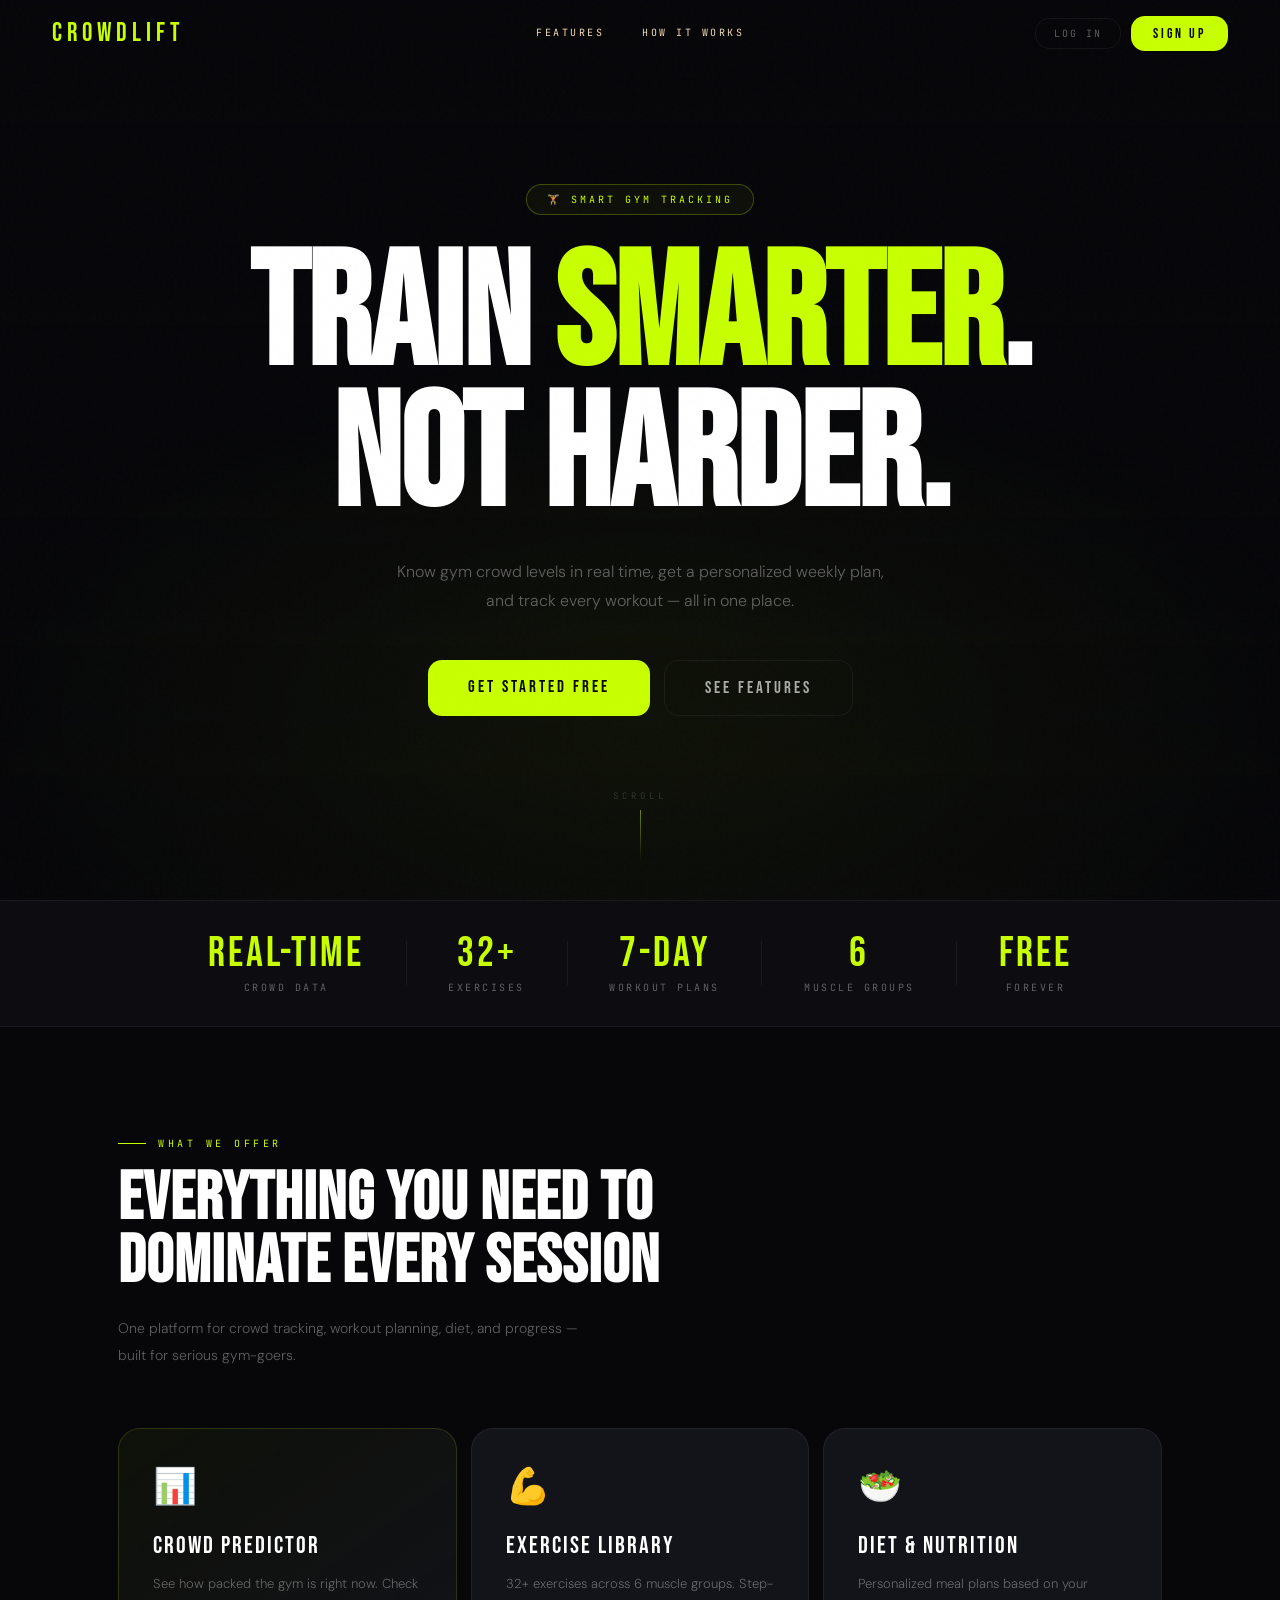
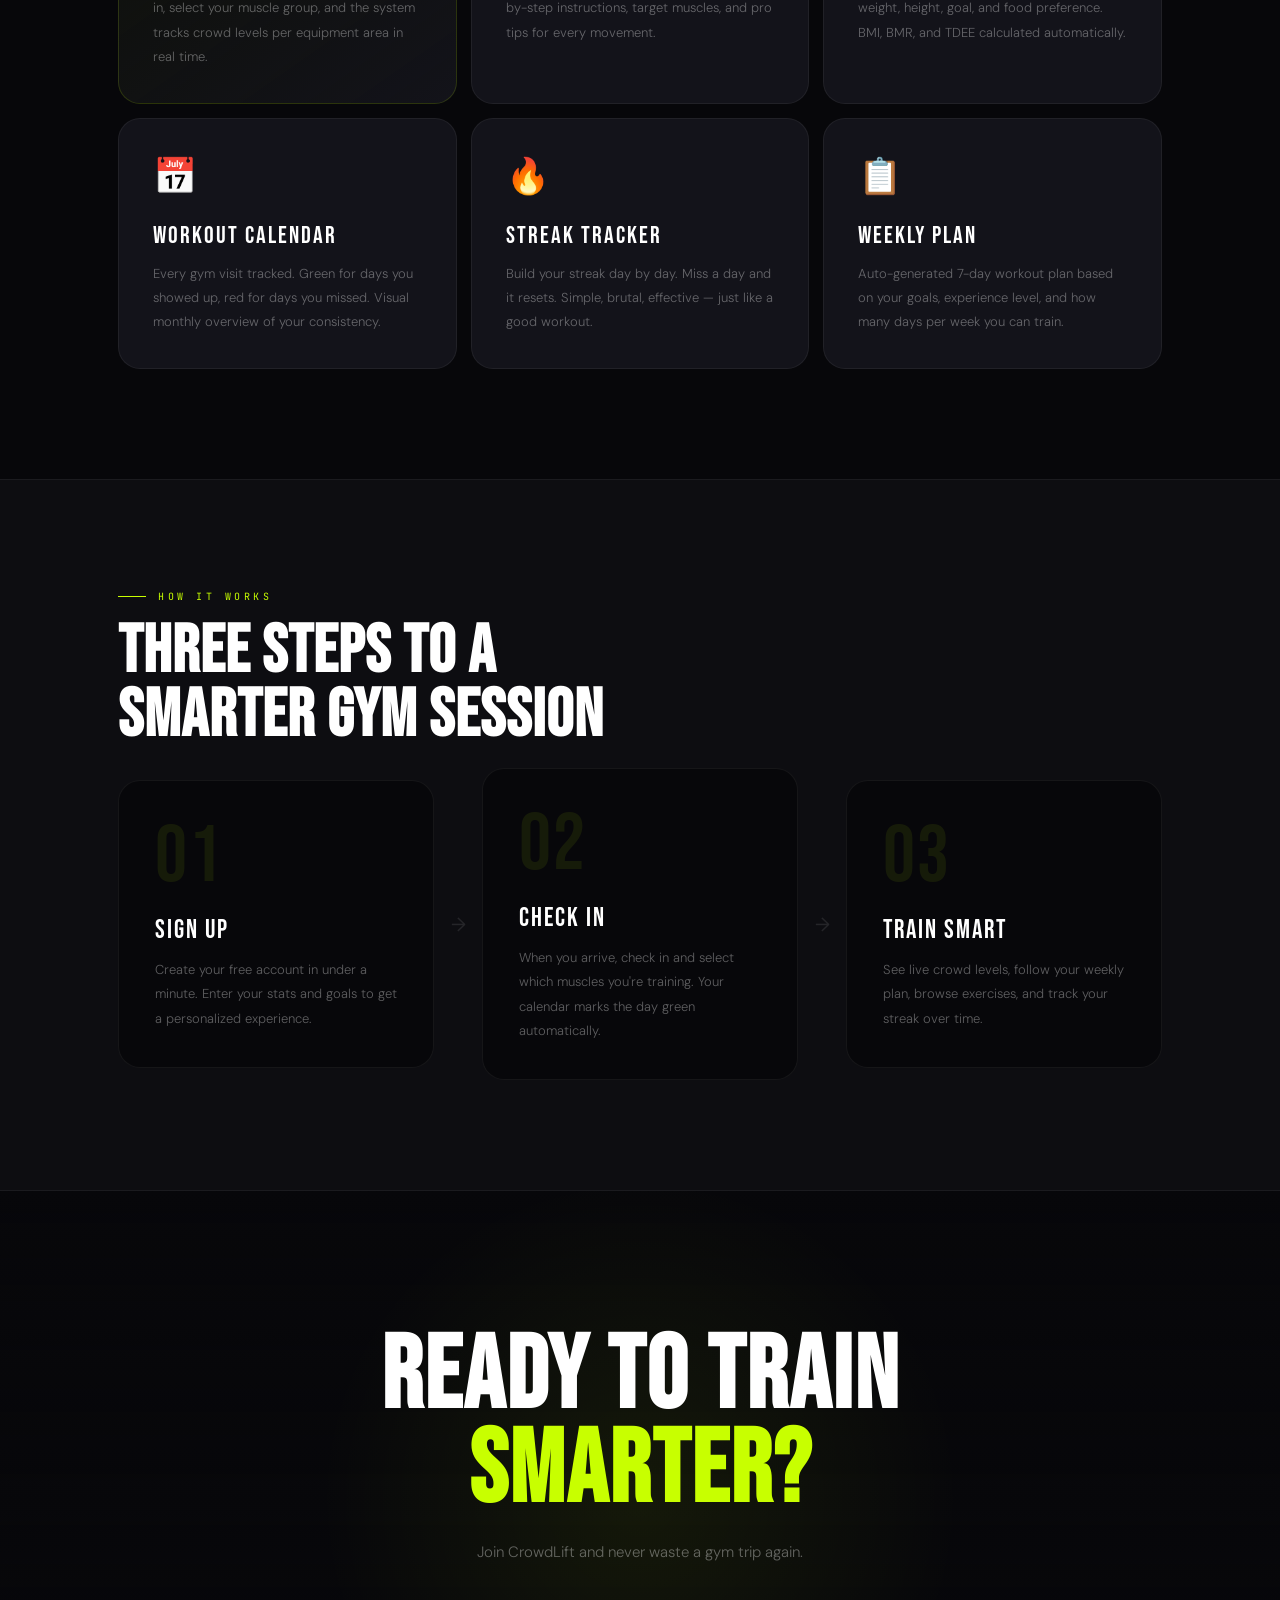
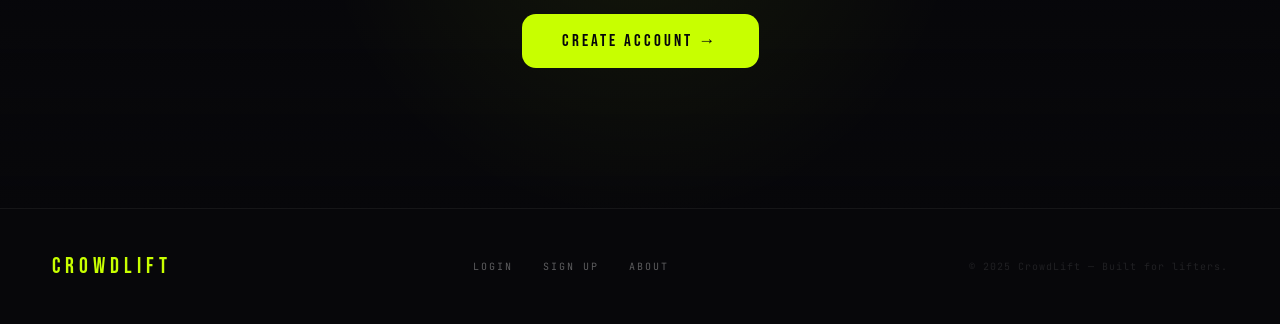
<file: index.html>
<!DOCTYPE html>
<html lang="en">
<head>
  <meta charset="UTF-8" />
  <meta name="viewport" content="width=device-width, initial-scale=1.0" />
  <title>CrowdLift — Train Smarter</title>
  <link rel="preconnect" href="https://fonts.googleapis.com" />
  <link href="https://fonts.googleapis.com/css2?family=Barlow:wght@400;500;600&family=Barlow+Condensed:wght@700;900&display=swap" rel="stylesheet" />
  <link rel="stylesheet" href="index.css" />
  
</head>
<body>

  <nav class="navbar" id="navbar">
    <a href="home.html" class="nav-logo">CrowdLift</a>
    <div class="nav-center">
      <a href="#features" class="nav-link">Features</a>
      <a href="#how" class="nav-link">How It Works</a>
    </div>
    <div class="nav-auth">
      <a href="login.html" class="btn-ghost-nav">Log In</a>
      <a href="signup.html" class="btn-accent-nav">Sign Up </a>
    </div>
  </nav>

  <section class="hero">
    <div class="hero-bg" id="heroBg"></div>
    <div class="hero-overlay"></div>
    <div class="hero-content">
      <div class="hero-tag">🏋️ Smart Gym Tracking</div>
      <h1 class="hero-title">Train <span>Smarter</span>.<br/>Not Harder.</h1>
      <p class="hero-sub">Know gym crowd levels in real time, get a personalized weekly plan, and track every workout — all in one place.</p>
      <div class="hero-btns">
        <a href="signup.html" class="btn-primary-hero">Get Started Free</a>
        <a href="#features" class="btn-secondary-hero">See Features</a>
      </div>
    </div>
    <div class="hero-scroll">
      <span class="scroll-text">Scroll</span>
      <div class="scroll-line"></div>
    </div>
  </section>

  <div class="stats-bar">
    <div class="stats-inner">
      <div class="stat-item">
        <div class="stat-num">Real-Time</div>
        <div class="stat-lbl">Crowd Data</div>
      </div>
      <div class="stat-divider"></div>
      <div class="stat-item">
        <div class="stat-num">32+</div>
        <div class="stat-lbl">Exercises</div>
      </div>
      <div class="stat-divider"></div>
      <div class="stat-item">
        <div class="stat-num">7-Day</div>
        <div class="stat-lbl">Workout Plans</div>
      </div>
      <div class="stat-divider"></div>
      <div class="stat-item">
        <div class="stat-num">6</div>
        <div class="stat-lbl">Muscle Groups</div>
      </div>
      <div class="stat-divider"></div>
      <div class="stat-item">
        <div class="stat-num">Free</div>
        <div class="stat-lbl">Forever</div>
      </div>
    </div>
  </div>

  <section class="section" id="features">
    <div class="section-tag">What We Offer</div>
    <h2 class="section-title">Everything you need to<br/>dominate every session</h2>
    <p class="section-sub">One platform for crowd tracking, workout planning, diet, and progress — built for serious gym-goers.</p>
    <div class="features-grid">
      <div class="feature-card hero-card">
        <span class="feature-icon">📊</span>
        <div class="feature-name">Crowd Predictor</div>
        <div class="feature-desc">See how packed the gym is right now. Check in, select your muscle group, and the system tracks crowd levels per equipment area in real time.</div>
      </div>
      <div class="feature-card">
        <span class="feature-icon">💪</span>
        <div class="feature-name">Exercise Library</div>
        <div class="feature-desc">32+ exercises across 6 muscle groups. Step-by-step instructions, target muscles, and pro tips for every movement.</div>
      </div>
      <div class="feature-card">
        <span class="feature-icon">🥗</span>
        <div class="feature-name">Diet & Nutrition</div>
        <div class="feature-desc">Personalized meal plans based on your weight, height, goal, and food preference. BMI, BMR, and TDEE calculated automatically.</div>
      </div>
      <div class="feature-card">
        <span class="feature-icon">📅</span>
        <div class="feature-name">Workout Calendar</div>
        <div class="feature-desc">Every gym visit tracked. Green for days you showed up, red for days you missed. Visual monthly overview of your consistency.</div>
      </div>
      <div class="feature-card">
        <span class="feature-icon">🔥</span>
        <div class="feature-name">Streak Tracker</div>
        <div class="feature-desc">Build your streak day by day. Miss a day and it resets. Simple, brutal, effective — just like a good workout.</div>
      </div>
      <div class="feature-card">
        <span class="feature-icon">📋</span>
        <div class="feature-name">Weekly Plan</div>
        <div class="feature-desc">Auto-generated 7-day workout plan based on your goals, experience level, and how many days per week you can train.</div>
      </div>
    </div>
  </section>

  <div class="dark-band" id="how">
    <section class="section">
      <div class="section-tag">How It Works</div>
      <h2 class="section-title">Three steps to a<br/>smarter gym session</h2>
      <div class="steps">
        <div class="step">
          <div class="step-num">01</div>
          <div class="step-name">Sign Up</div>
          <div class="step-desc">Create your free account in under a minute. Enter your stats and goals to get a personalized experience.</div>
        </div>
        <div class="step-arrow">→</div>
        <div class="step">
          <div class="step-num">02</div>
          <div class="step-name">Check In</div>
          <div class="step-desc">When you arrive, check in and select which muscles you're training. Your calendar marks the day green automatically.</div>
        </div>
        <div class="step-arrow">→</div>
        <div class="step">
          <div class="step-num">03</div>
          <div class="step-name">Train Smart</div>
          <div class="step-desc">See live crowd levels, follow your weekly plan, browse exercises, and track your streak over time.</div>
        </div>
      </div>
    </section>
  </div>
  <section class="cta-section">
    <div class="cta-bg"></div>
    <div class="cta-glow"></div>
    <div class="cta-content">
      <h2 class="cta-title">Ready to train<br/><span>smarter?</span></h2>
      <p class="cta-sub">Join CrowdLift and never waste a gym trip again.</p>
      <a href="signup.html" class="btn-primary-hero">Create Account →</a>
    </div>
  </section>

  <footer class="footer">
    <div class="footer-logo">CrowdLift</div>
    <div class="footer-links">
      <a href="login.html">Login</a>
      <a href="signup.html">Sign Up</a>
      <a href="about.html">About</a>
    </div>
    <div class="footer-copy">© 2025 CrowdLift — Built for lifters.</div>
  </footer>

  <script src="index.js">
    
  </script>
</body>
</html>
</file>
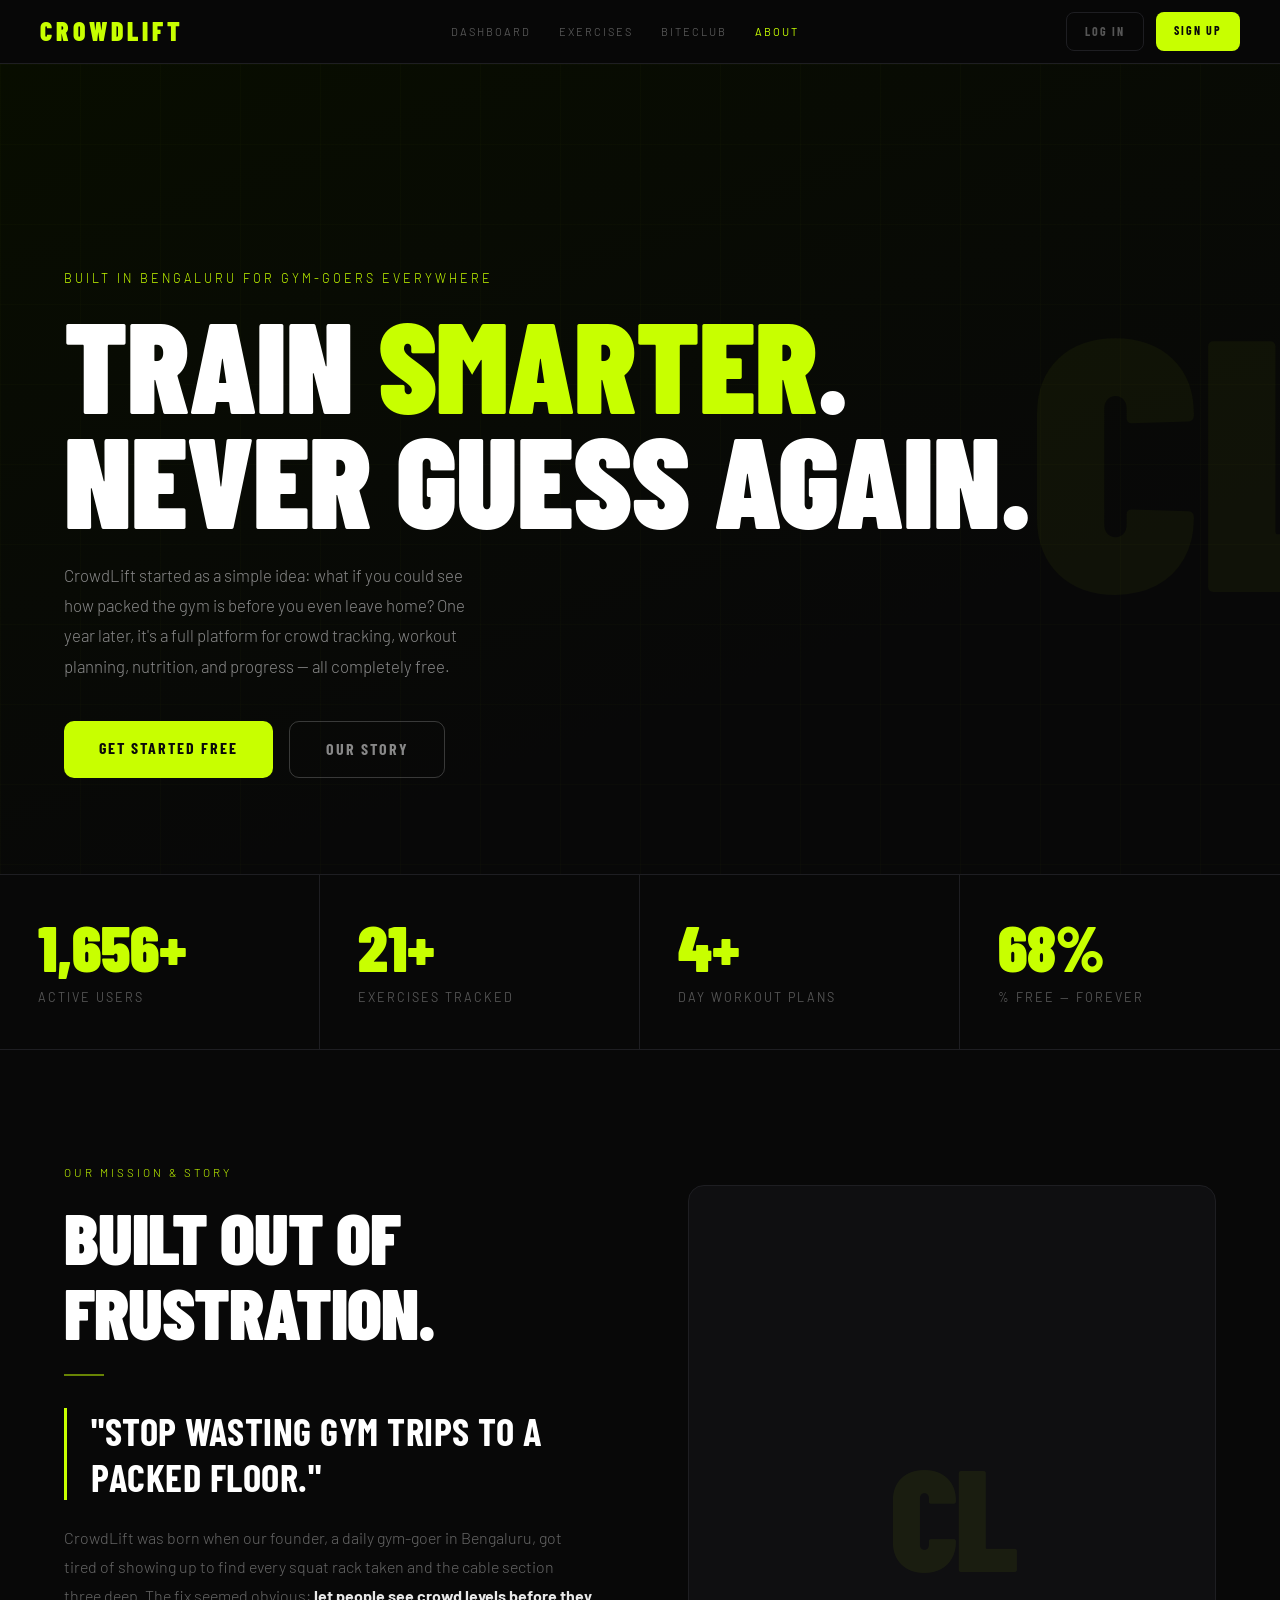
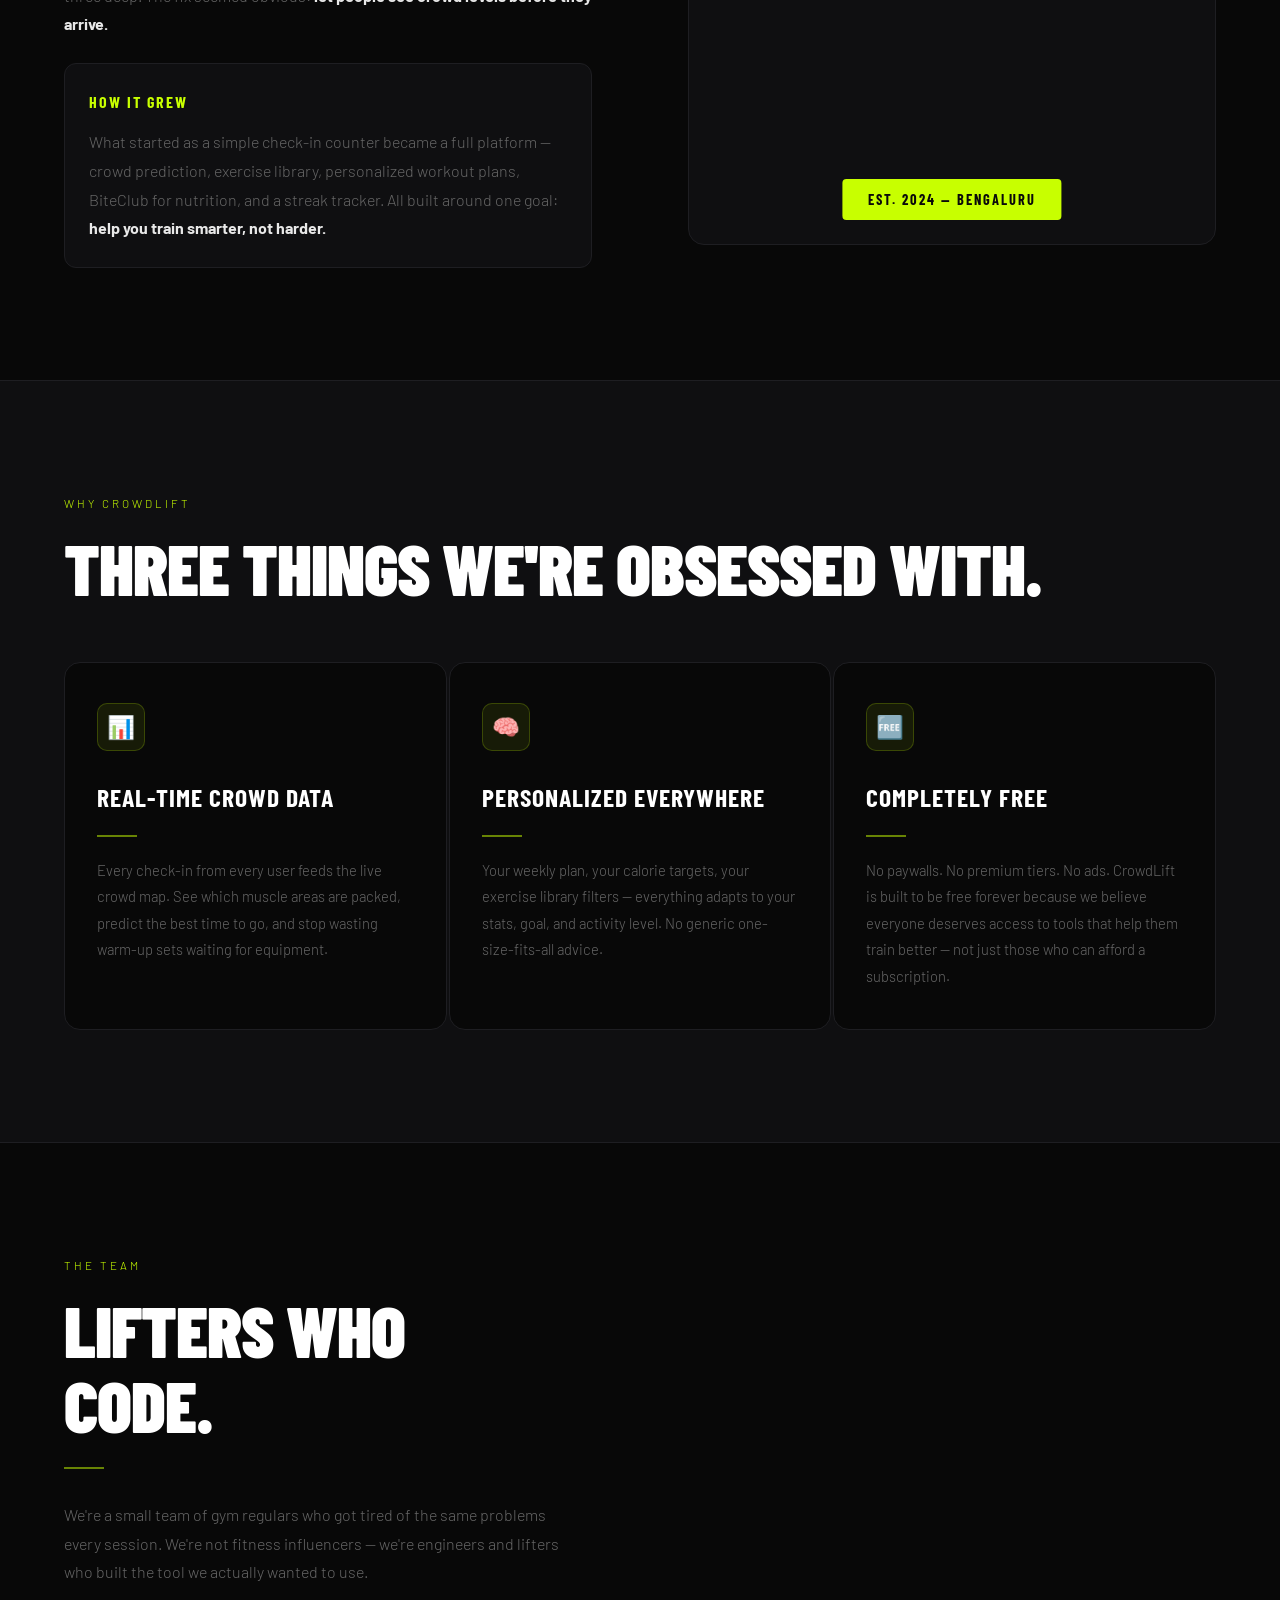
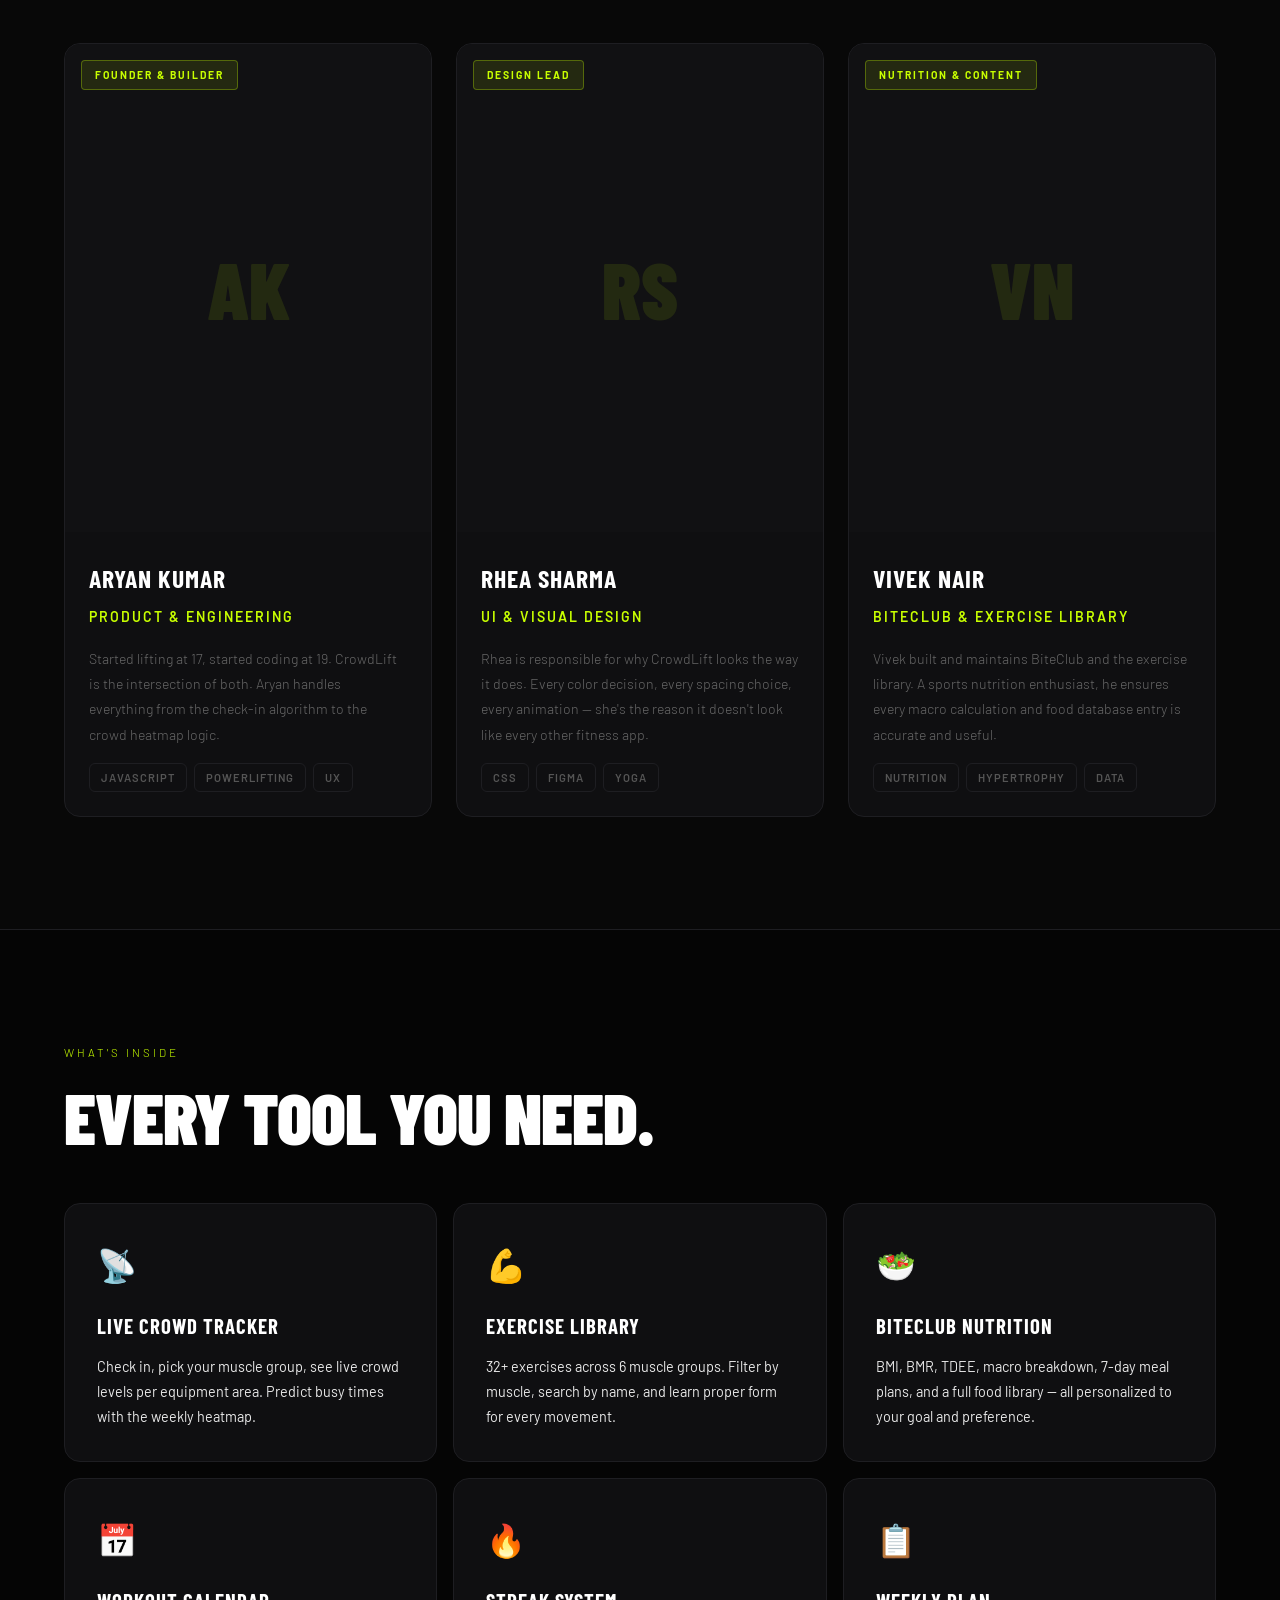
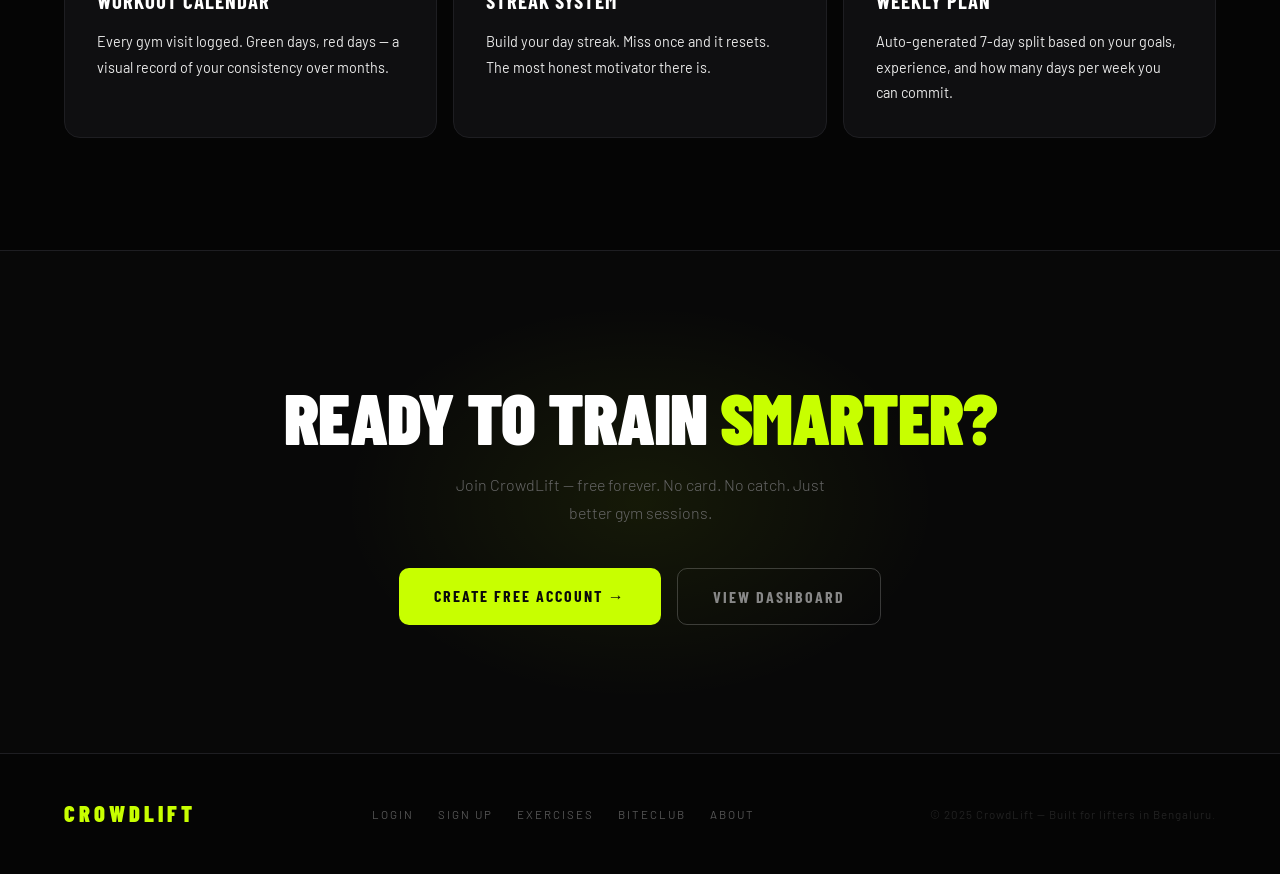
<file: about.html>
<!DOCTYPE html>
<html lang="en">
<head>
  <meta charset="UTF-8" />
  <meta name="viewport" content="width=device-width, initial-scale=1.0"/>
  <title>CrowdLift — About</title>
  <link rel="preconnect" href="https://fonts.googleapis.com"/>
  <link href="https://fonts.googleapis.com/css2?family=Barlow:wght@400;500;600&family=Barlow+Condensed:wght@700;900&display=swap" rel="stylesheet"/>
  <link rel="stylesheet" href="about.css"/>
  <style>
   
  </style>
</head>
<body>

<!-- ── NAVBAR ── -->
<nav class="navbar">
  <a href="index.html" class="nav-logo">CrowdLift</a>
  <div class="nav-center">
    <a href="home.html" class="nav-link">Dashboard</a>
    <a href="exLibrary.html" class="nav-link">Exercises</a>
    <a href="biteclub.html" class="nav-link">BiteClub</a>
    <a href="about.html" class="nav-link active">About</a>
  </div>
  <div class="nav-right">
    <a href="login.html" class="nav-btn ghost">Log In</a>
    <a href="signup.html" class="nav-btn solid">Sign Up</a>
  </div>
</nav>

<!-- ── HERO ── -->
<section id="hero">
  <div class="hero-bg"></div>
  <div class="hero-texture"></div>
  <div class="hero-accent">CL</div>
  <p class="hero-eyebrow">Built in Bengaluru for gym-goers everywhere</p>
  <h1 class="hero-title">Train <em>Smarter</em>.<br>Never Guess Again.</h1>
  <p class="hero-sub">CrowdLift started as a simple idea: what if you could see how packed the gym is before you even leave home? One year later, it's a full platform for crowd tracking, workout planning, nutrition, and progress — all completely free.</p>
  <div class="hero-actions">
    <a href="signup.html" class="btn-primary">Get Started Free</a>
    <a href="#mission" class="btn-ghost-lg">Our Story</a>
  </div>
</section>

<!-- ── STATS ── -->
<div id="stats">
  <div class="stat-cell">
    <div class="stat-num" data-target="2400">0</div>
    <div class="stat-label">Active Users</div>
  </div>
  <div class="stat-cell">
    <div class="stat-num" data-target="32">0</div>
    <div class="stat-label">Exercises Tracked</div>
  </div>
  <div class="stat-cell">
    <div class="stat-num" data-target="7">0</div>
    <div class="stat-label">Day Workout Plans</div>
  </div>
  <div class="stat-cell">
    <div class="stat-num" data-target="100">0</div>
    <div class="stat-label">% Free — Forever</div>
  </div>
</div>

<!-- ── MISSION ── -->
<section id="mission">
  <div>
    <p class="section-eyebrow">Our Mission &amp; Story</p>
    <h2>Built Out of Frustration.</h2>
    <div class="section-divider"></div>
    <blockquote class="mission-quote">"Stop wasting gym trips to a packed floor."</blockquote>
    <p>CrowdLift was born when our founder, a daily gym-goer in Bengaluru, got tired of showing up to find every squat rack taken and the cable section three deep. The fix seemed obvious: <strong style="color: var(--text)">let people see crowd levels before they arrive.</strong></p>
    <div class="origin-card">
      <h4>How It Grew</h4>
      <p>What started as a simple check-in counter became a full platform — crowd prediction, exercise library, personalized workout plans, BiteClub for nutrition, and a streak tracker. All built around one goal: <strong style="color: var(--text)">help you train smarter, not harder.</strong></p>
    </div>
  </div>
  <div class="mission-visual">
    <div class="mission-visual-inner">CL</div>
    <div class="mission-badge">Est. 2024 — Bengaluru</div>
  </div>
</section>

<!-- ── USP ── -->
<section id="usp">
  <p class="section-eyebrow">Why CrowdLift</p>
  <h2>Three Things We're Obsessed With.</h2>
  <div class="usp-grid">
    <div class="usp-card">
      <div class="usp-icon">📊</div>
      <h3>Real-Time Crowd Data</h3>
      <div class="section-divider" style="margin: 1rem 0 1.2rem;"></div>
      <p>Every check-in from every user feeds the live crowd map. See which muscle areas are packed, predict the best time to go, and stop wasting warm-up sets waiting for equipment.</p>
    </div>
    <div class="usp-card">
      <div class="usp-icon">🧠</div>
      <h3>Personalized Everywhere</h3>
      <div class="section-divider" style="margin: 1rem 0 1.2rem;"></div>
      <p>Your weekly plan, your calorie targets, your exercise library filters — everything adapts to your stats, goal, and activity level. No generic one-size-fits-all advice.</p>
    </div>
    <div class="usp-card">
      <div class="usp-icon">🆓</div>
      <h3>Completely Free</h3>
      <div class="section-divider" style="margin: 1rem 0 1.2rem;"></div>
      <p>No paywalls. No premium tiers. No ads. CrowdLift is built to be free forever because we believe everyone deserves access to tools that help them train better — not just those who can afford a subscription.</p>
    </div>
  </div>
</section>

<!-- ── TEAM ── -->
<section id="team">
  <div class="team-intro">
    <p class="section-eyebrow">The Team</p>
    <h2>Lifters Who Code.</h2>
    <div class="section-divider"></div>
    <p>We're a small team of gym regulars who got tired of the same problems every session. We're not fitness influencers — we're engineers and lifters who built the tool we actually wanted to use.</p>
  </div>
  <div class="team-grid">
    <div class="team-card">
      <div class="team-photo">
        <div class="team-initials">AK</div>
        <div class="team-badge">Founder &amp; Builder</div>
      </div>
      <div class="team-info">
        <h3>Aryan Kumar</h3>
        <p class="team-role">Product &amp; Engineering</p>
        <p>Started lifting at 17, started coding at 19. CrowdLift is the intersection of both. Aryan handles everything from the check-in algorithm to the crowd heatmap logic.</p>
        <div class="team-tags">
          <span class="ttag">JavaScript</span><span class="ttag">Powerlifting</span><span class="ttag">UX</span>
        </div>
      </div>
    </div>
    <div class="team-card">
      <div class="team-photo">
        <div class="team-initials">RS</div>
        <div class="team-badge">Design Lead</div>
      </div>
      <div class="team-info">
        <h3>Rhea Sharma</h3>
        <p class="team-role">UI &amp; Visual Design</p>
        <p>Rhea is responsible for why CrowdLift looks the way it does. Every color decision, every spacing choice, every animation — she's the reason it doesn't look like every other fitness app.</p>
        <div class="team-tags">
          <span class="ttag">CSS</span><span class="ttag">Figma</span><span class="ttag">Yoga</span>
        </div>
      </div>
    </div>
    <div class="team-card">
      <div class="team-photo">
        <div class="team-initials">VN</div>
        <div class="team-badge">Nutrition &amp; Content</div>
      </div>
      <div class="team-info">
        <h3>Vivek Nair</h3>
        <p class="team-role">BiteClub &amp; Exercise Library</p>
        <p>Vivek built and maintains BiteClub and the exercise library. A sports nutrition enthusiast, he ensures every macro calculation and food database entry is accurate and useful.</p>
        <div class="team-tags">
          <span class="ttag">Nutrition</span><span class="ttag">Hypertrophy</span><span class="ttag">Data</span>
        </div>
      </div>
    </div>
  </div>
</section>

<!-- ── FEATURES ── -->
<section id="features">
  <p class="section-eyebrow">What's Inside</p>
  <h2>Every Tool You Need.</h2>
  <div class="features-grid">
    <div class="feature-card">
      <span class="feature-icon">📡</span>
      <div class="feature-name">Live Crowd Tracker</div>
      <div class="feature-desc">Check in, pick your muscle group, see live crowd levels per equipment area. Predict busy times with the weekly heatmap.</div>
    </div>
    <div class="feature-card">
      <span class="feature-icon">💪</span>
      <div class="feature-name">Exercise Library</div>
      <div class="feature-desc">32+ exercises across 6 muscle groups. Filter by muscle, search by name, and learn proper form for every movement.</div>
    </div>
    <div class="feature-card">
      <span class="feature-icon">🥗</span>
      <div class="feature-name">BiteClub Nutrition</div>
      <div class="feature-desc">BMI, BMR, TDEE, macro breakdown, 7-day meal plans, and a full food library — all personalized to your goal and preference.</div>
    </div>
    <div class="feature-card">
      <span class="feature-icon">📅</span>
      <div class="feature-name">Workout Calendar</div>
      <div class="feature-desc">Every gym visit logged. Green days, red days — a visual record of your consistency over months.</div>
    </div>
    <div class="feature-card">
      <span class="feature-icon">🔥</span>
      <div class="feature-name">Streak System</div>
      <div class="feature-desc">Build your day streak. Miss once and it resets. The most honest motivator there is.</div>
    </div>
    <div class="feature-card">
      <span class="feature-icon">📋</span>
      <div class="feature-name">Weekly Plan</div>
      <div class="feature-desc">Auto-generated 7-day split based on your goals, experience, and how many days per week you can commit.</div>
    </div>
  </div>
</section>

<!-- ── CTA ── -->
<section id="cta">
  <div class="cta-glow"></div>
  <h2>Ready to Train <em style="color: var(--accent); font-style:normal;">Smarter?</em></h2>
  <p>Join CrowdLift — free forever. No card. No catch. Just better gym sessions.</p>
  <div class="cta-actions">
    <a href="signup.html" class="btn-primary">Create Free Account →</a>
    <a href="home.html" class="btn-ghost-lg">View Dashboard</a>
  </div>
</section>

<!-- ── FOOTER ── -->
<footer>
  <div class="footer-logo">CrowdLift</div>
  <div class="footer-links">
    <a href="login.html">Login</a>
    <a href="signup.html">Sign Up</a>
    <a href="exLibrary.html">Exercises</a>
    <a href="biteclub.html">BiteClub</a>
    <a href="about.html">About</a>
  </div>
  <div class="footer-copy">© 2025 CrowdLift — Built for lifters in Bengaluru.</div>
</footer>

<script src="about.js">
  
</script>
</body>
</html>
</file>
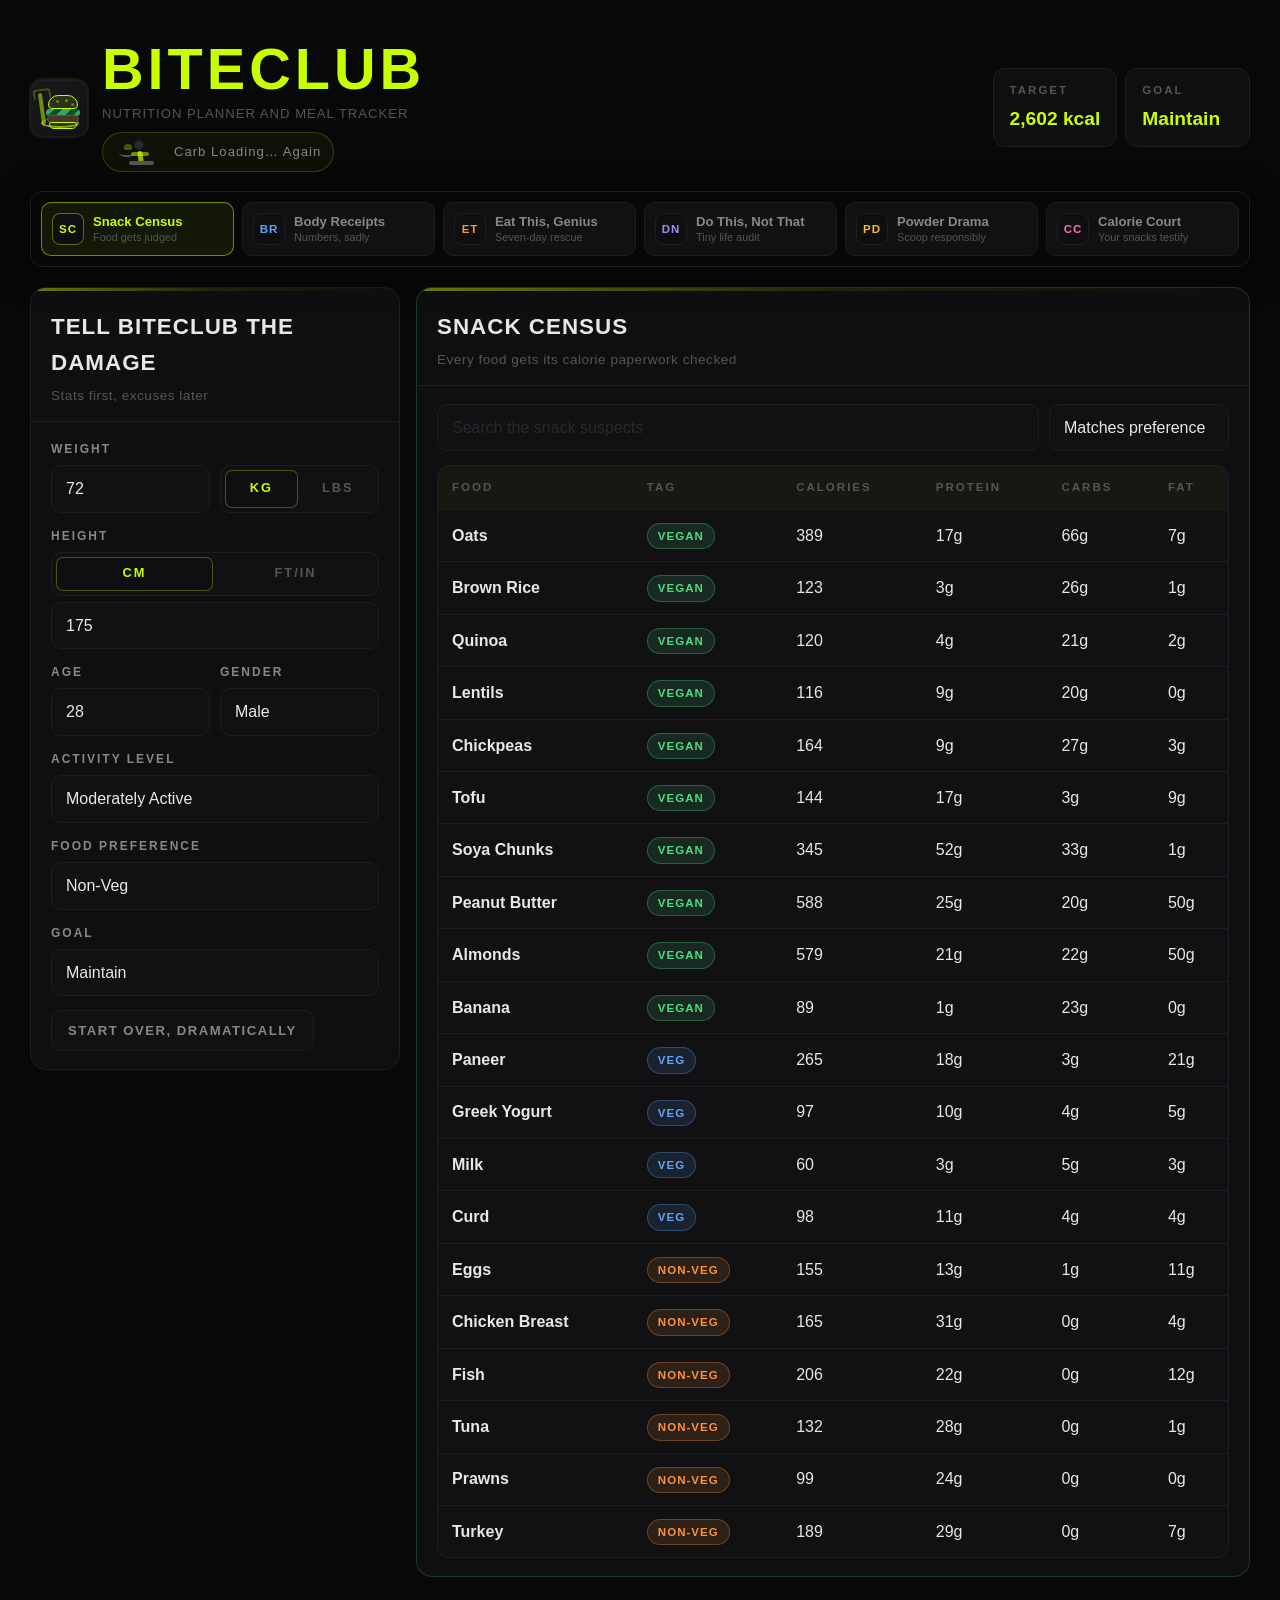
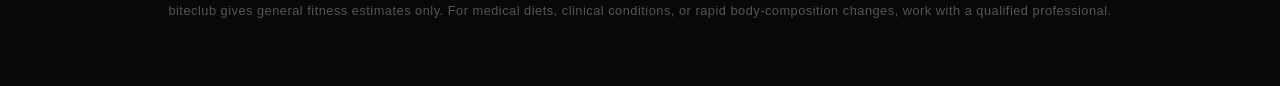
<file: biteclub.html>
<!DOCTYPE html>
<html lang="en">
<head>
  <meta charset="UTF-8">
  <meta name="viewport" content="width=device-width, initial-scale=1.0">
  <title>BITECLUB</title>
  <link rel="stylesheet" href="biteclub.css">
</head>
<body>
  <div class="app-shell">
    <header class="site-header">
      <div class="brand" aria-label="BITECLUB home">
        <div class="brand-mark food-logo" aria-hidden="true">
          <span class="food-plate"></span>
          <span class="food-fork"></span>
          <span class="burger-bun-top"></span>
          <span class="burger-lettuce"></span>
          <span class="burger-patty"></span>
          <span class="burger-bun-bottom"></span>
        </div>
        <div>
          <h1>BITECLUB</h1>
          <small>Nutrition planner and meal tracker</small>
          <div class="meme-line" aria-label="Carb Loading... Again">
            <span class="meme-runner" aria-hidden="true">
              <span class="runner-tray"></span>
              <span class="runner-head"></span>
              <span class="runner-body"></span>
              <span class="runner-arm"></span>
              <span class="runner-leg"></span>
              <span class="runner-leg back"></span>
            </span>
            <span>Carb Loading&hellip; Again</span>
          </div>
        </div>
      </div>

      <div class="header-stats" aria-label="Current target summary">
        <div class="header-stat">
          <span>Target</span>
          <strong id="headerTarget">0 kcal</strong>
        </div>
        <div class="header-stat">
          <span>Goal</span>
          <strong id="headerGoal">Maintain</strong>
        </div>
      </div>
    </header>

    <nav class="section-nav" aria-label="biteclub page sections">
      <div class="nav-scroll">
        <a class="nav-link active" href="#food-library" aria-current="true">
          <span class="nav-icon">SC</span>
          <span class="nav-text">
            <strong>Snack Census</strong>
            <span>Food gets judged</span>
          </span>
        </a>
        <a class="nav-link" href="#metrics">
          <span class="nav-icon">BR</span>
          <span class="nav-text">
            <strong>Body Receipts</strong>
            <span>Numbers, sadly</span>
          </span>
        </a>
        <a class="nav-link" href="#meal-plan">
          <span class="nav-icon">ET</span>
          <span class="nav-text">
            <strong>Eat This, Genius</strong>
            <span>Seven-day rescue</span>
          </span>
        </a>
        <a class="nav-link" href="#do-donts">
          <span class="nav-icon">DN</span>
          <span class="nav-text">
            <strong>Do This, Not That</strong>
            <span>Tiny life audit</span>
          </span>
        </a>
        <a class="nav-link" href="#supplements">
          <span class="nav-icon">PD</span>
          <span class="nav-text">
            <strong>Powder Drama</strong>
            <span>Scoop responsibly</span>
          </span>
        </a>
        <a class="nav-link" href="#progress-tracker">
          <span class="nav-icon">CC</span>
          <span class="nav-text">
            <strong>Calorie Court</strong>
            <span>Your snacks testify</span>
          </span>
        </a>
      </div>
    </nav>

    <main class="layout">
      <aside class="stack">
        <section class="panel" aria-labelledby="profileTitle">
          <div class="panel-heading">
            <div>
              <h2 id="profileTitle">Tell Biteclub the Damage</h2>
              <p>Stats first, excuses later</p>
            </div>
          </div>

          <div class="panel-body">
            <form id="profileForm" class="form-grid">
              <div class="field">
                <span class="field-label">Weight</span>
                <div class="field-row">
                  <input id="weight" type="number" min="20" max="350" step="0.1" value="72" aria-label="Weight">
                  <div class="segmented" aria-label="Weight unit">
                    <input type="radio" id="weightKg" name="weightUnit" value="kg" checked>
                    <label for="weightKg">kg</label>
                    <input type="radio" id="weightLb" name="weightUnit" value="lb">
                    <label for="weightLb">lbs</label>
                  </div>
                </div>
              </div>

              <div class="field">
                <span class="field-label">Height</span>
                <div class="segmented" aria-label="Height unit">
                  <input type="radio" id="heightCmUnit" name="heightUnit" value="cm" checked>
                  <label for="heightCmUnit">cm</label>
                  <input type="radio" id="heightFtUnit" name="heightUnit" value="ft">
                  <label for="heightFtUnit">ft/in</label>
                </div>

                <div id="heightCmFields">
                  <input id="heightCm" type="number" min="80" max="250" step="0.1" value="175" aria-label="Height in centimeters">
                </div>

                <div id="heightFtFields" class="field-row hide">
                  <input id="heightFt" type="number" min="2" max="8" step="1" value="5" aria-label="Height feet">
                  <input id="heightIn" type="number" min="0" max="11" step="1" value="9" aria-label="Height inches">
                </div>
              </div>

              <div class="field-row">
                <div class="field">
                  <label for="age">Age</label>
                  <input id="age" type="number" min="12" max="100" step="1" value="28">
                </div>
                <div class="field">
                  <label for="gender">Gender</label>
                  <select id="gender">
                    <option value="male">Male</option>
                    <option value="female">Female</option>
                  </select>
                </div>
              </div>

              <div class="field">
                <label for="activity">Activity Level</label>
                <select id="activity">
                  <option value="sedentary">Sedentary</option>
                  <option value="light">Lightly Active</option>
                  <option value="moderate" selected>Moderately Active</option>
                  <option value="very">Very Active</option>
                </select>
              </div>

              <div class="field">
                <label for="preference">Food Preference</label>
                <select id="preference">
                  <option value="veg">Veg</option>
                  <option value="nonveg" selected>Non-Veg</option>
                  <option value="vegan">Vegan</option>
                </select>
              </div>

              <div class="field">
                <label for="goal">Goal</label>
                <select id="goal">
                  <option value="lose">Lose Weight</option>
                  <option value="maintain" selected>Maintain</option>
                  <option value="gain">Gain Muscle</option>
                </select>
              </div>

              <div class="button-row">
                <button type="button" class="ghost-btn" id="resetProfile">Start Over, Dramatically</button>
              </div>
            </form>
          </div>
        </section>

      </aside>

      <div class="stack content-stage">
        <section id="food-library" class="panel app-section section-panel is-visible" data-section="food-library" aria-labelledby="libraryTitle">
          <div class="panel-heading">
            <div>
              <h2 id="libraryTitle">Snack Census</h2>
              <p>Every food gets its calorie paperwork checked</p>
            </div>
          </div>
          <div class="panel-body">
            <div class="library-controls">
              <input id="foodSearch" type="search" placeholder="Search the snack suspects" aria-label="Search foods">
              <select id="foodFilter" aria-label="Food filter">
                <option value="match">Matches preference</option>
                <option value="all">All foods</option>
                <option value="Vegan">Vegan</option>
                <option value="Veg">Veg</option>
                <option value="Non-Veg">Non-Veg</option>
              </select>
            </div>
            <div class="table-wrap">
              <table>
                <thead>
                  <tr>
                    <th>Food</th>
                    <th>Tag</th>
                    <th>Calories</th>
                    <th>Protein</th>
                    <th>Carbs</th>
                    <th>Fat</th>
                  </tr>
                </thead>
                <tbody id="foodRows"></tbody>
              </table>
            </div>
          </div>
        </section>

        <section id="metrics" class="panel app-section section-panel" data-section="metrics" aria-labelledby="metricsTitle">
          <div class="panel-heading">
            <div>
              <h2 id="metricsTitle">Body Receipts</h2>
              <p>BMI, BMR, TDEE and the truth invoice</p>
            </div>
            <span class="pill" id="bmiStatus">Normal</span>
          </div>
          <div class="panel-body">
            <div class="metric-grid">
              <div class="metric">
                <span>BMI</span>
                <strong id="bmiValue">0.0</strong>
                <small id="bmiText">Normal range</small>
              </div>
              <div class="metric">
                <span>BMR</span>
                <strong id="bmrValue">0</strong>
                <small>kcal at rest</small>
              </div>
              <div class="metric">
                <span>TDEE</span>
                <strong id="tdeeValue">0</strong>
                <small>kcal per day</small>
              </div>
              <div class="metric">
                <span>Daily Target</span>
                <strong id="targetValue">0</strong>
                <small id="targetNote">Goal adjusted</small>
              </div>
            </div>
            <div class="bmi-scale" aria-label="BMI visual indicator">
              <div class="scale-track">
                <div class="scale-marker" id="bmiMarker"></div>
              </div>
              <div class="scale-labels">
                <span>Under</span>
                <span>Normal</span>
                <span>Over</span>
                <span>Obese</span>
              </div>
            </div>
          </div>
        </section>

        <section id="macros" class="panel section-panel" data-section="metrics" aria-labelledby="macroTitle">
          <div class="panel-heading">
            <div>
              <h2 id="macroTitle">Macro Math, Unfortunately</h2>
              <p>Protein, carbs and fats pretending to behave</p>
            </div>
          </div>
          <div class="panel-body macro-layout">
            <div class="donut-wrap">
              <div class="donut" id="macroDonut" role="img" aria-label="Macro donut chart">
                <div class="donut-center">
                  <strong id="macroCalories">0</strong>
                  <span>kcal</span>
                </div>
              </div>
            </div>
            <div class="macro-list">
              <div class="macro-item">
                <span><i class="dot" style="background: var(--green);"></i>Protein</span>
                <strong id="proteinGrams">0g</strong>
                <small id="proteinPercent">0%</small>
              </div>
              <div class="macro-item">
                <span><i class="dot" style="background: var(--blue);"></i>Carbs</span>
                <strong id="carbGrams">0g</strong>
                <small id="carbPercent">0%</small>
              </div>
              <div class="macro-item">
                <span><i class="dot" style="background: var(--orange);"></i>Fats</span>
                <strong id="fatGrams">0g</strong>
                <small id="fatPercent">0%</small>
              </div>
            </div>
          </div>
        </section>

        <section id="meal-plan" class="panel app-section section-panel" data-section="meal-plan" aria-labelledby="mealTitle">
          <div class="panel-heading">
            <div>
              <h2 id="mealTitle">Eat This, Genius</h2>
              <p>Seven days of fewer random fridge decisions</p>
            </div>
            <div class="day-tabs" id="dayTabs" aria-label="Meal plan days"></div>
          </div>
          <div class="panel-body">
            <div class="meal-grid" id="mealGrid"></div>
            <div class="meal-total" id="mealTotal"></div>
          </div>
        </section>

        <section id="do-donts" class="panel app-section section-panel" data-section="do-donts" aria-labelledby="guideTitle">
          <div class="panel-heading">
            <div>
              <h2 id="guideTitle">Do This, Not That</h2>
              <p>Goal-based advice with mild side-eye</p>
            </div>
          </div>
          <div class="panel-body">
            <div class="guide-grid" id="guideGrid"></div>
          </div>
        </section>

        <section id="supplements" class="panel app-section section-panel" data-section="supplements" aria-labelledby="supplementTitle">
          <div class="panel-heading">
            <div>
              <h2 id="supplementTitle">Powder Drama Department</h2>
              <p>Optional extras, not personality replacements</p>
            </div>
          </div>
          <div class="panel-body">
            <div class="supplement-grid" id="supplementGrid"></div>
            <p class="note">Consult a nutritionist before use, especially if you have a medical condition, take medication, or are pregnant.</p>
          </div>
        </section>

        <section id="progress-tracker" class="panel app-section section-panel" data-section="progress-tracker" aria-labelledby="trackerTitle">
          <div class="panel-heading">
            <div>
              <h2 id="trackerTitle">Calorie Court</h2>
              <p>Daily meals enter the witness stand</p>
            </div>
          </div>
          <div class="panel-body tracker-layout">
            <form id="trackerForm" class="tracker-form">
              <div class="field">
                <label for="logDate">Date</label>
                <input id="logDate" type="date" required>
              </div>
              <div class="field">
                <label for="logMeal">Meal</label>
                <input id="logMeal" type="text" maxlength="50" placeholder="Lunch bowl" required>
              </div>
              <div class="field-row">
                <div class="field">
                  <label for="logCalories">Calories</label>
                  <input id="logCalories" type="number" min="1" max="5000" step="1" placeholder="450" required>
                </div>
                <div class="field">
                  <label for="logProtein">Protein</label>
                  <input id="logProtein" type="number" min="0" max="300" step="1" placeholder="30">
                </div>
              </div>
              <div class="field-row">
                <div class="field">
                  <label for="logCarbs">Carbs</label>
                  <input id="logCarbs" type="number" min="0" max="600" step="1" placeholder="48">
                </div>
                <div class="field">
                  <label for="logFat">Fat</label>
                  <input id="logFat" type="number" min="0" max="250" step="1" placeholder="12">
                </div>
              </div>
              <button type="submit" class="primary-btn">Add Meal</button>
            </form>

            <div class="progress-summary">
              <div class="tracker-stats">
                <div class="tracker-stat">
                  <span>Consumed</span>
                  <strong id="consumedToday">0</strong>
                </div>
                <div class="tracker-stat">
                  <span>Target</span>
                  <strong id="trackerTarget">0</strong>
                </div>
                <div class="tracker-stat">
                  <span>Remaining</span>
                  <strong id="remainingToday">0</strong>
                </div>
              </div>

              <div class="target-bar" aria-label="Calories consumed vs target">
                <div class="target-fill" id="targetFill"></div>
              </div>

              <div class="weekly-chart" id="weeklyChart" aria-label="Weekly progress chart"></div>

              <div id="logList" class="log-list"></div>
            </div>
          </div>
        </section>
      </div>
    </main>

    <p class="footer-note">biteclub gives general fitness estimates only. For medical diets, clinical conditions, or rapid body-composition changes, work with a qualified professional.</p>
  </div>

  <script src="biteclub.js"></script>
</body>
</html>
</file>
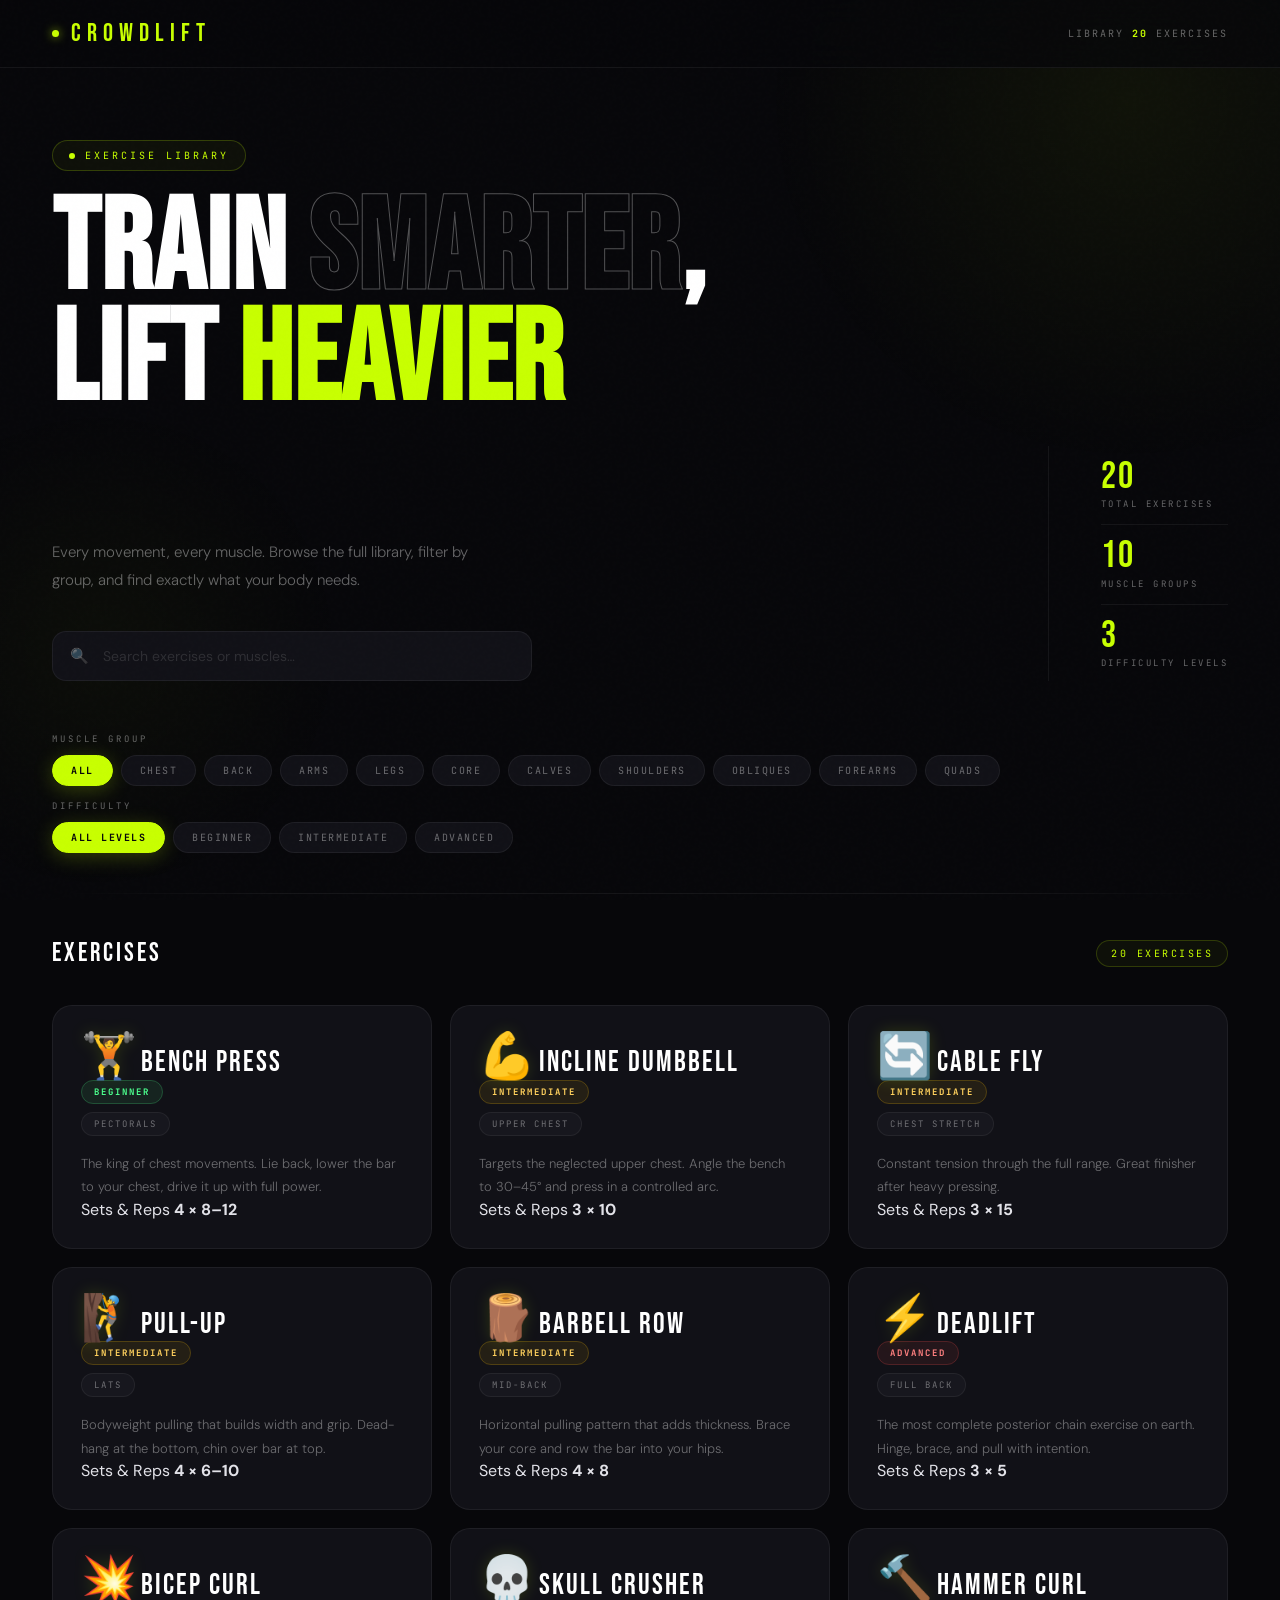
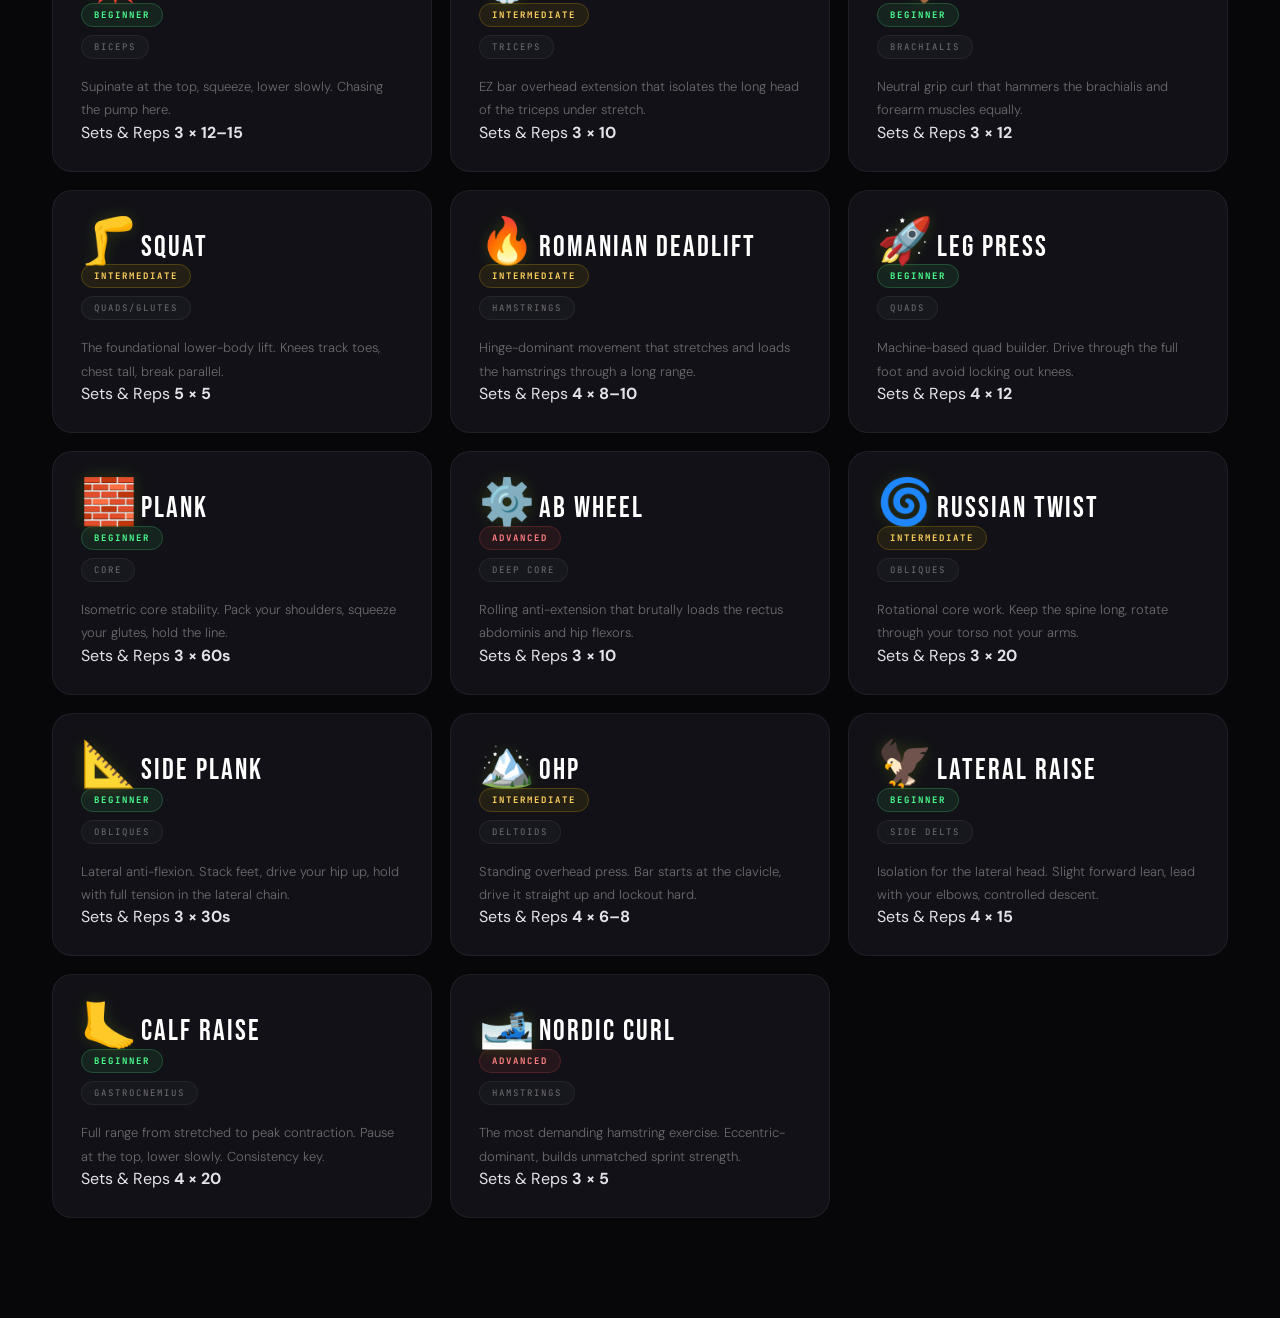
<file: exLibrary.html>
<!DOCTYPE html>
<html lang="en">
<head>
  <meta charset="UTF-8">
  <meta name="viewport" content="width=device-width, initial-scale=1.0">
  <title>CrowdLift — Exercise Library</title>
 
  <link rel="preconnect" href="https://fonts.googleapis.com">
  <link rel="preconnect" href="https://fonts.gstatic.com" crossorigin>
  <link href="https://fonts.googleapis.com/css2?family=Bebas+Neue&family=DM+Sans:ital,opsz,wght@0,9..40,300;0,9..40,400;0,9..40,500;0,9..40,700;1,9..40,300&family=JetBrains+Mono:wght@400;700&display=swap" rel="stylesheet">
 
    <link rel="stylesheet" href="exLibrary.css">
</head>
 
<body>
 
<div class="bg-glow"></div>
<div class="bg-glow2"></div>
 
<div class="content-wrap">
 
  <!-- HEADER -->
  <header>
    <div class="header-inner">
      <a class="logo" href="#">
        <div class="logo-dot"></div>
        CrowdLift
      </a>
      <div class="nav-right">
        <span class="nav-stat">Library <strong id="total-count">0</strong> exercises</span>
      </div>
    </div>
  </header>
 
  <!-- HERO -->
  <section class="hero">
    <div class="hero-eyebrow">Exercise Library</div>
 
    <h1 class="hero-title">
      Train <em>smarter</em>,<br>
      lift <span>heavier</span>
    </h1>
 
    <div class="hero-bottom">
      <div class="hero-left">
        <p class="hero-sub">
          Every movement, every muscle. Browse the full library,
          filter by group, and find exactly what your body needs.
        </p>
        <div class="search-wrapper">
          <span class="search-icon">🔍</span>
          <input type="text" id="search-input" placeholder="Search exercises or muscles…">
        </div>
      </div>
      <div class="hero-stats">
        <div class="stat-item">
          <span class="stat-num" id="stat-total">0</span>
          <span class="stat-label">Total Exercises</span>
        </div>
        <div class="stat-item">
          <span class="stat-num">10</span>
          <span class="stat-label">Muscle Groups</span>
        </div>
        <div class="stat-item">
          <span class="stat-num">3</span>
          <span class="stat-label">Difficulty Levels</span>
        </div>
      </div>
    </div>
  </section>
 
  <!-- FILTERS -->
  <div class="filter-section">
    <div class="filter-block">
      <span class="filter-label">Muscle Group</span>
      <div class="chip-row" id="chip-row">
        <div class="chip active" data-group="all">All</div>
        <div class="chip" data-group="chest">Chest</div>
        <div class="chip" data-group="back">Back</div>
        <div class="chip" data-group="arms">Arms</div>
        <div class="chip" data-group="legs">Legs</div>
        <div class="chip" data-group="core">Core</div>
        <div class="chip" data-group="calves">Calves</div>
        <div class="chip" data-group="shoulders">Shoulders</div>
        <div class="chip" data-group="obliques">Obliques</div>
        <div class="chip" data-group="forearms">Forearms</div>
        <div class="chip" data-group="quads">Quads</div>
      </div>
    </div>
    <div class="filter-block">
      <span class="filter-label">Difficulty</span>
      <div class="chip-row" id="level-row">
        <div class="chip active" data-level="all">All Levels</div>
        <div class="chip" data-level="beginner">Beginner</div>
        <div class="chip" data-level="intermediate">Intermediate</div>
        <div class="chip" data-level="advanced">Advanced</div>
      </div>
    </div>
  </div>
 
  <div class="section-divider"><div class="divider-line"></div></div>
 
  <!-- MAIN -->
  <main class="main">
    <div class="results-header">
      <div class="results-title">Exercises</div>
      <div class="results-count" id="results-count">0 Exercises</div>
    </div>
    <div class="exercise-grid" id="exercise-grid"></div>
  </main>
 
</div>
 <script src="exLibrary.js"></script>
</body>
</html>
</file>
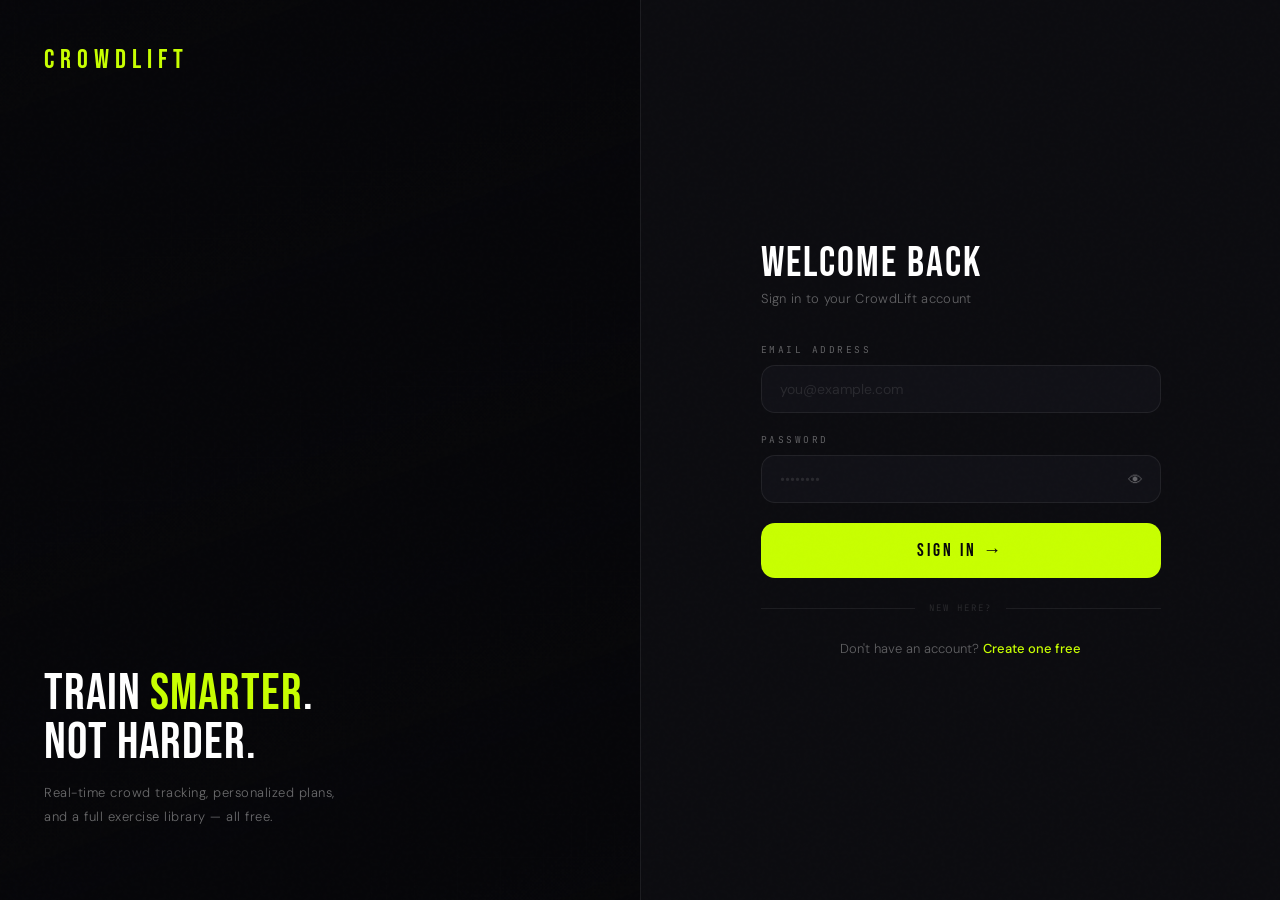
<file: login.html>
<!DOCTYPE html>
<html lang="en">
<head>
  <meta charset="UTF-8" />
  <meta name="viewport" content="width=device-width, initial-scale=1.0" />
  <title>CrowdLift — Login</title>
  <link rel="preconnect" href="https://fonts.googleapis.com" />
  <link href="https://fonts.googleapis.com/css2?family=Barlow:wght@400;500;600&family=Barlow+Condensed:wght@700;900&display=swap" rel="stylesheet" />
  <link rel="stylesheet" href="login.css" />
  <style>
  </style>
</head>
<body>

  <div class="left-panel">
    <div class="left-bg"></div>
    <div class="left-content">
      <a href="home.html" class="left-logo">CrowdLift</a>
    </div>
    <div class="left-bottom">
      <div class="left-quote">Train <span>smarter</span>.<br/>Not harder.</div>
      <div class="left-sub">Real-time crowd tracking, personalized plans,<br/>and a full exercise library — all free.</div>
    </div>
  </div>

  <div class="right-panel">
    <div class="form-box">

      <div class="form-title">Welcome back</div>
      <div class="form-sub">Sign in to your CrowdLift account</div>

      <div class="form-group">
        <label class="form-label">Email address</label>
        <div class="input-wrap">
          <input type="email" id="loginEmail" class="form-input" placeholder="you@example.com" autocomplete="email" />
        </div>
      </div>

      <div class="form-group">
        <label class="form-label">Password</label>
        <div class="input-wrap">
          <input type="password" id="loginPassword" class="form-input" placeholder="••••••••" autocomplete="current-password" />
          <button class="toggle-pass" id="togglePass" type="button">👁</button>
        </div>
      </div>

      <div class="error-msg" id="errorMsg">Invalid email or password. Try again.</div>

      <button class="btn-submit" id="loginBtn">Sign In →</button>

      <div class="divider">
        <div class="divider-line"></div>
        <div class="divider-text">New here?</div>
        <div class="divider-line"></div>
      </div>

      <div class="switch-row">
        Don't have an account? <a href="signup.html" class="switch-link">Create one free</a>
      </div>

    </div>
  </div>

  <script src="login.js"></script>
</body>
</html>
</file>
<file: index.css>
@import url('https://fonts.googleapis.com/css2?family=Bebas+Neue&family=DM+Sans:ital,wght@0,300;0,400;0,500;0,700;1,300&family=JetBrains+Mono:wght@400;700&display=swap');




:root {
  --lime:    #c8ff00;
  --lime-dim: rgba(200,255,0,0.12);
  --lime-glow: rgba(200,255,0,0.06);
  --ink:     #07070a;
  --ink2:    #0d0d11;
  --ink3:    #13131a;
  --border:  rgba(255,255,255,0.06);
  --border-hover: rgba(200,255,0,0.25);
  --text:    #e2e2e8;
  --muted:   rgba(255,255,255,0.35);
  --muted2:  rgba(255,255,255,0.15);
  --radius:  14px;
  --radius-lg: 22px;
  --mono: 'JetBrains Mono', monospace;
}

*  { box-sizing: border-box; margin: 0; padding: 0; }
html { scroll-behavior: smooth; }

body {
  background: var(--ink);
  color: var(--text);
  font-family: 'DM Sans', sans-serif;
  overflow-x: hidden;
  -webkit-font-smoothing: antialiased;
}


body::before {
  content: '';
  position: fixed;
  inset: 0;
  background-image: url("data:image/svg+xml,%3Csvg viewBox='0 0 256 256' xmlns='http://www.w3.org/2000/svg'%3E%3Cfilter id='noise'%3E%3CfeTurbulence type='fractalNoise' baseFrequency='0.9' numOctaves='4' stitchTiles='stitch'/%3E%3C/filter%3E%3Crect width='100%25' height='100%25' filter='url(%23noise)' opacity='0.04'/%3E%3C/svg%3E");
  pointer-events: none;
  z-index: 9999;
  opacity: 0.4;
}


.navbar {
  position: fixed;
  top: 0; left: 0; right: 0;
  z-index: 1000;
  display: flex;
  align-items: center;
  justify-content: space-between;
  padding: 0 52px;
  height: 66px;
  transition: all 0.5s cubic-bezier(0.4,0,0.2,1);
}

.navbar.scrolled {
  background: rgba(7,7,10,0.88);
  backdrop-filter: blur(24px) saturate(180%);
  border-bottom: 1px solid var(--border);
}

.nav-logo {
  font-family: 'Bebas Neue', sans-serif;
  font-size: 1.65rem;
  letter-spacing: 5px;
  color: var(--lime);
  text-decoration: none;
  transition: opacity 0.2s;
}
.nav-logo:hover { opacity: 0.75; }

.nav-center {
  display: flex;
  gap: 38px;
  position: absolute;
  left: 50%; transform: translateX(-50%);
}

.nav-link {
  font-family: var(--mono);
  font-size: 10px;
  letter-spacing: 2.5px;
  text-transform: uppercase;
  color: var(--muted);
  color: wheat;
  text-decoration: none;
  transition: color 0.2s;
  position: relative;
  padding-bottom: 2px;
}
.nav-link::after {
  content: '';
  position: absolute;
  bottom: -2px; left: 0;
  width: 0; height: 1px;
  background: var(--lime);
  transition: width 0.25s;
}
.nav-link:hover { color: #fff; }
.nav-link:hover::after { width: 100%; }

.nav-auth { display: flex; gap: 10px; align-items: center; }

.btn-ghost-nav {
  font-family: var(--mono);
  font-size: 10px;
  letter-spacing: 2px;
  text-transform: uppercase;
  color: var(--muted);
  text-decoration: none;
  padding: 8px 18px;
  border: 1px solid var(--border);
  border-radius: var(--radius);
  transition: all 0.2s;
}
.btn-ghost-nav:hover {
  color: #fff;
  border-color: rgba(255,255,255,0.25);
  background: rgba(255,255,255,0.04);
}

.btn-accent-nav {
  font-family: 'Bebas Neue', sans-serif;
  font-size: 14px;
  letter-spacing: 3px;
  color: #07070a;
  background: var(--lime);
  text-decoration: none;
  padding: 9px 22px;
  border-radius: var(--radius);
  transition: all 0.25s;
  display: inline-block;
}
.btn-accent-nav:hover {
  background: #d8ff33;
  transform: translateY(-1px);
  box-shadow: 0 8px 28px rgba(200,255,0,0.3);
}


.hero {
  position: relative;
  height: 100vh;
  min-height: 700px;
  display: flex;
  align-items: center;
  justify-content: center;
  text-align: center;
  overflow: hidden;
}

.hero-bg {
  position: absolute;
  inset: 0;
  background:
    linear-gradient(180deg, rgba(7,7,10,0.2) 0%, rgba(7,7,10,0.55) 55%, rgba(7,7,10,1) 100%),
    url('https://images.unsplash.com/photo-1534438327276-14e5300c3a48?w=1600&q=80') center/cover no-repeat;
  transform: scale(1.08);
  transition: transform 9s ease;
  will-change: transform;
}
.hero-bg.loaded { transform: scale(1); }

.hero-overlay {
  position: absolute; inset: 0;
  background: radial-gradient(ellipse 80% 60% at 50% 80%, rgba(200,255,0,0.05) 0%, transparent 70%);
}

.hero-content {
  position: relative;
  z-index: 1;
  max-width: 860px;
  padding: 0 24px;
}

.hero-tag {
  display: inline-flex;
  align-items: center;
  gap: 9px;
  font-family: var(--mono);
  font-size: 10px;
  letter-spacing: 3px;
  text-transform: uppercase;
  color: var(--lime);
  border: 1px solid rgba(200,255,0,0.25);
  border-radius: 99px;
  padding: 8px 20px;
  margin-bottom: 32px;
  background: rgba(200,255,0,0.04);
  opacity: 0;
  transform: translateY(18px);
  animation: riseUp 0.9s cubic-bezier(0.4,0,0.2,1) 0.3s forwards;
}

.hero-title {
  font-family: 'Bebas Neue', sans-serif;
  font-size: clamp(5rem, 13vw, 10rem);
  line-height: 0.88;
  letter-spacing: -1px;
  color: #fff;
  text-transform: uppercase;
  margin-bottom: 28px;
  opacity: 0;
  transform: translateY(32px);
  animation: riseUp 0.9s cubic-bezier(0.4,0,0.2,1) 0.5s forwards;
}
.hero-title span { color: var(--lime); }

.hero-sub {
  font-size: 16px;
  font-weight: 300;
  color: var(--muted);
  line-height: 1.85;
  max-width: 500px;
  margin: 0 auto 44px;
  opacity: 0;
  transform: translateY(18px);
  animation: riseUp 0.9s cubic-bezier(0.4,0,0.2,1) 0.7s forwards;
}

.hero-btns {
  display: flex;
  gap: 14px;
  justify-content: center;
  flex-wrap: wrap;
  opacity: 0;
  transform: translateY(18px);
  animation: riseUp 0.9s cubic-bezier(0.4,0,0.2,1) 0.9s forwards;
}

.btn-primary-hero {
  font-family: 'Bebas Neue', sans-serif;
  font-size: 17px;
  letter-spacing: 3px;
  text-transform: uppercase;
  color: #07070a;
  background: var(--lime);
  text-decoration: none;
  padding: 17px 40px;
  border-radius: var(--radius);
  transition: all 0.25s;
  display: inline-block;
}
.btn-primary-hero:hover {
  background: #d8ff33;
  transform: translateY(-2px);
  box-shadow: 0 12px 40px rgba(200,255,0,0.35);
}

.btn-secondary-hero {
  font-family: 'Bebas Neue', sans-serif;
  font-size: 17px;
  letter-spacing: 3px;
  text-transform: uppercase;
  color: rgba(255,255,255,0.65);
  text-decoration: none;
  padding: 17px 40px;
  border-radius: var(--radius);
  border: 1px solid var(--border);
  transition: all 0.25s;
  display: inline-block;
  backdrop-filter: blur(8px);
}
.btn-secondary-hero:hover {
  color: #fff;
  border-color: rgba(255,255,255,0.3);
  background: rgba(255,255,255,0.05);
  transform: translateY(-2px);
}

.hero-scroll {
  position: absolute;
  bottom: 38px; left: 50%;
  transform: translateX(-50%);
  display: flex;
  flex-direction: column;
  align-items: center;
  gap: 8px;
  opacity: 0;
  animation: fadeIn 1s ease 1.6s forwards;
}
.scroll-text {
  font-family: var(--mono);
  font-size: 9px;
  letter-spacing: 4px;
  text-transform: uppercase;
  color: var(--muted2);
}
.scroll-line {
  width: 1px;
  height: 52px;
  background: linear-gradient(to bottom, rgba(200,255,0,0.5), transparent);
  animation: scrollPulse 2.2s ease infinite;
}
@keyframes scrollPulse {
  0%, 100% { opacity: 0.35; transform: scaleY(1); }
  50% { opacity: 1; transform: scaleY(1.12); }
}


.stats-bar {
  background: var(--ink2);
  border-top: 1px solid var(--border);
  border-bottom: 1px solid var(--border);
  padding: 32px 0;
}
.stats-inner {
  max-width: 960px;
  margin: 0 auto;
  padding: 0 48px;
  display: flex;
  align-items: center;
  justify-content: space-between;
  flex-wrap: wrap;
  gap: 28px;
}
.stat-item { text-align: center; }
.stat-num {
  font-family: 'Bebas Neue', sans-serif;
  font-size: 2.6rem;
  letter-spacing: 3px;
  color: var(--lime);
  line-height: 1;
}
.stat-lbl {
  font-family: var(--mono);
  font-size: 10px;
  letter-spacing: 2.5px;
  text-transform: uppercase;
  color: var(--muted);
  margin-top: 6px;
}
.stat-divider {
  width: 1px;
  height: 44px;
  background: var(--border);
}


.section {
  max-width: 1140px;
  margin: 0 auto;
  padding: 110px 48px;
}
.section-tag {
  font-family: var(--mono);
  font-size: 10px;
  letter-spacing: 3.5px;
  text-transform: uppercase;
  color: var(--lime);
  margin-bottom: 18px;
  display: flex;
  align-items: center;
  gap: 12px;
}
.section-tag::before {
  content: '';
  display: block;
  width: 28px; height: 1px;
  background: var(--lime);
  flex-shrink: 0;
}
.section-title {
  font-family: 'Bebas Neue', sans-serif;
  font-size: clamp(2.6rem, 5.5vw, 4.2rem);
  letter-spacing: 1px;
  text-transform: uppercase;
  color: #fff;
  line-height: 0.95;
  margin-bottom: 20px;
}
.section-sub {
  font-size: 14px;
  font-weight: 300;
  color: var(--muted);
  line-height: 1.9;
  max-width: 480px;
  margin-bottom: 60px;
}

.features-grid {
  display: grid;
  grid-template-columns: repeat(auto-fit, minmax(310px, 1fr));
  gap: 14px;
}

.feature-card {
  background: var(--ink3);
  border: 1px solid var(--border);
  border-radius: var(--radius-lg);
  padding: 34px;
  transition: all 0.35s cubic-bezier(0.4,0,0.2,1);
  opacity: 0;
  transform: translateY(28px);
  position: relative;
  overflow: hidden;
}
.feature-card::before {
  content: '';
  position: absolute;
  top: 0; left: 0; right: 0;
  height: 1px;
  background: linear-gradient(90deg, transparent, rgba(200,255,0,0.4), transparent);
  opacity: 0;
  transition: opacity 0.35s;
}
.feature-card:hover::before { opacity: 1; }
.feature-card.visible { opacity: 1; transform: translateY(0); }
.feature-card:hover {
  border-color: rgba(200,255,0,0.18);
  transform: translateY(-5px);
  box-shadow: 0 24px 60px rgba(0,0,0,0.5), 0 0 40px rgba(200,255,0,0.04);
}
.feature-card.hero-card {
  border-color: rgba(200,255,0,0.15);
  background: linear-gradient(145deg, rgba(200,255,0,0.04), var(--ink3));
}

.feature-icon { font-size: 2.2rem; margin-bottom: 22px; display: block; }

.feature-name {
  font-family: 'Bebas Neue', sans-serif;
  font-size: 1.5rem;
  letter-spacing: 2px;
  text-transform: uppercase;
  color: #fff;
  margin-bottom: 12px;
}
.feature-desc {
  font-size: 13px;
  font-weight: 300;
  color: var(--muted);
  line-height: 1.85;
}


.dark-band {
  background: var(--ink2);
  border-top: 1px solid var(--border);
  border-bottom: 1px solid var(--border);
}


.steps {
  display: grid;
  grid-template-columns: 1fr 48px 1fr 48px 1fr;
  align-items: center;
}
.step {
  background: var(--ink);
  border: 1px solid var(--border);
  border-radius: var(--radius-lg);
  padding: 36px;
  opacity: 0;
  transform: translateY(24px);
  transition: all 0.45s cubic-bezier(0.4,0,0.2,1);
  position: relative;
  overflow: hidden;
}
.step::after {
  content: '';
  position: absolute;
  bottom: 0; left: 0; right: 0;
  height: 2px;
  background: linear-gradient(90deg, var(--lime), transparent);
  opacity: 0;
  transition: opacity 0.3s;
}
.step:hover::after { opacity: 1; }
.step.visible { opacity: 1; transform: translateY(0); }

.step-num {
  font-family: 'Bebas Neue', sans-serif;
  font-size: 5rem;
  color: var(--lime);
  opacity: 0.08;
  line-height: 1;
  margin-bottom: 18px;
  letter-spacing: 2px;
}
.step-name {
  font-family: 'Bebas Neue', sans-serif;
  font-size: 1.6rem;
  letter-spacing: 2px;
  text-transform: uppercase;
  color: #fff;
  margin-bottom: 12px;
}
.step-desc { font-size: 13px; font-weight: 300; color: var(--muted); line-height: 1.85; }
.step-arrow { text-align: center; font-size: 1.2rem; color: rgba(255,255,255,0.1); }


.muscles-grid {
  display: grid;
  grid-template-columns: repeat(6, 1fr);
  gap: 12px;
  margin-bottom: 40px;
}

.muscle-card {
  background: var(--ink3);
  border: 1px solid var(--border);
  border-radius: var(--radius-lg);
  padding: 30px 14px;
  text-align: center;
  text-decoration: none;
  transition: all 0.3s cubic-bezier(0.4,0,0.2,1);
  display: block;
  opacity: 0;
  transform: translateY(18px);
  position: relative;
  overflow: hidden;
}
.muscle-card::before {
  content: '';
  position: absolute;
  inset: 0;
  background: radial-gradient(circle at 50% 120%, var(--lime-dim), transparent 70%);
  opacity: 0;
  transition: opacity 0.35s;
}
.muscle-card:hover::before { opacity: 1; }
.muscle-card.visible { opacity: 1; transform: translateY(0); }
.muscle-card:hover {
  border-color: var(--lime);
  transform: translateY(-5px);
  box-shadow: 0 12px 36px rgba(200,255,0,0.1);
}
.muscle-emoji { font-size: 2.2rem; margin-bottom: 14px; display: block; }
.muscle-name {
  font-family: 'Bebas Neue', sans-serif;
  font-size: 1.05rem;
  letter-spacing: 2px;
  text-transform: uppercase;
  color: #fff;
  margin-bottom: 5px;
}
.muscle-count { font-family: var(--mono); font-size: 9px; color: var(--muted); letter-spacing: 1px; }

.center-btn { text-align: center; }
.btn-outline-big {
  font-family: 'Bebas Neue', sans-serif;
  font-size: 16px;
  letter-spacing: 3px;
  text-transform: uppercase;
  color: var(--text);
  text-decoration: none;
  border: 1px solid var(--border);
  border-radius: var(--radius);
  padding: 15px 36px;
  transition: all 0.25s;
  display: inline-block;
}
.btn-outline-big:hover {
  border-color: var(--lime);
  color: var(--lime);
  transform: translateY(-2px);
  box-shadow: 0 0 24px rgba(200,255,0,0.08);
}


.cta-section {
  position: relative;
  text-align: center;
  padding: 140px 48px;
  overflow: hidden;
}
.cta-bg {
  position: absolute; inset: 0;
  background:
    linear-gradient(to bottom, var(--ink) 0%, rgba(7,7,10,0.3) 50%, var(--ink) 100%),
    url('https://images.unsplash.com/photo-1571902943202-507ec2618e8f?w=1600&q=80') center/cover no-repeat;
}
.cta-glow {
  position: absolute;
  top: 50%; left: 50%;
  transform: translate(-50%, -50%);
  width: 700px; height: 700px;
  background: radial-gradient(circle, rgba(200,255,0,0.07) 0%, transparent 65%);
  pointer-events: none;
}
.cta-content { position: relative; z-index: 1; }
.cta-title {
  font-family: 'Bebas Neue', sans-serif;
  font-size: clamp(3rem, 8vw, 6.5rem);
  letter-spacing: 2px;
  text-transform: uppercase;
  color: #fff;
  line-height: 0.92;
  margin-bottom: 20px;
}
.cta-title span { color: var(--lime); }
.cta-sub {
  font-size: 15px;
  font-weight: 300;
  color: var(--muted);
  margin-bottom: 48px;
  line-height: 1.8;
}


.footer {
  border-top: 1px solid var(--border);
  padding: 44px 52px;
  display: flex;
  align-items: center;
  justify-content: space-between;
  flex-wrap: wrap;
  gap: 20px;
}
.footer-logo {
  font-family: 'Bebas Neue', sans-serif;
  font-size: 1.4rem;
  letter-spacing: 5px;
  color: var(--lime);
  text-transform: uppercase;
}
.footer-links { display: flex; gap: 30px; }
.footer-links a {
  font-family: var(--mono);
  font-size: 10px;
  letter-spacing: 2px;
  text-transform: uppercase;
  color: var(--muted);
  text-decoration: none;
  transition: color 0.2s;
}
.footer-links a:hover { color: var(--text); }
.footer-copy {
  font-family: var(--mono);
  font-size: 10px;
  color: rgba(255,255,255,0.1);
  letter-spacing: 1px;
}

/* ═══════════════════════════════════════════════
   KEYFRAMES
═══════════════════════════════════════════════ */
@keyframes riseUp {
  to { opacity: 1; transform: translateY(0); }
}
@keyframes fadeIn {
  to { opacity: 1; }
}


@media (max-width: 900px) {
  .navbar { padding: 0 24px; }
  .nav-center { display: none; }
  .muscles-grid { grid-template-columns: repeat(3, 1fr); }
  .steps { grid-template-columns: 1fr; }
  .step-arrow { display: none; }
}
@media (max-width: 600px) {
  .muscles-grid { grid-template-columns: repeat(2, 1fr); }
  .stats-inner { justify-content: center; }
  .stat-divider { display: none; }
  .footer { flex-direction: column; align-items: center; text-align: center; }
  .footer-links { flex-wrap: wrap; justify-content: center; }
}
</file>
<file: about.css>
:root {
      --accent: #c8ff00;
      --bg: #080808;
      --bg2: #0f0f11;
      --border: #1e1e22;
      --text: #e8e8e8;
      --muted: #555;
      --ease: cubic-bezier(.25,.8,.25,1);
    }
    *, *::before, *::after { box-sizing: border-box; margin: 0; padding: 0; }
    html { scroll-behavior: smooth; }
    body {
      background: var(--bg);
      color: var(--text);
      font-family: 'Barlow', sans-serif;
      font-size: 16px;
      line-height: 1.75;
      overflow-x: hidden;
    }

    /* ── NAV ── */
    .navbar {
      position: sticky;
      top: 0; z-index: 100;
      display: flex;
      align-items: center;
      justify-content: space-between;
      padding: 0 40px;
      height: 64px;
      background: rgba(8,8,8,0.92);
      backdrop-filter: blur(16px);
      border-bottom: 0.5px solid var(--border);
    }
    .nav-logo {
      font-family: 'Barlow Condensed', sans-serif;
      font-size: 1.6rem;
      font-weight: 900;
      letter-spacing: 4px;
      color: var(--accent);
      text-transform: uppercase;
      text-decoration: none;
    }
    .nav-center { display: flex; gap: 28px; }
    .nav-link {
      font-size: 11px;
      letter-spacing: 2px;
      text-transform: uppercase;
      color: var(--muted);
      text-decoration: none;
      transition: color 0.15s;
    }
    .nav-link:hover, .nav-link.active { color: var(--accent); }
    .nav-right { display: flex; gap: 12px; }
    .nav-btn {
      font-family: 'Barlow Condensed', sans-serif;
      font-size: 12px;
      letter-spacing: 2px;
      text-transform: uppercase;
      font-weight: 700;
      text-decoration: none;
      padding: 8px 18px;
      border-radius: 8px;
      transition: all 0.2s;
    }
    .nav-btn.ghost {
      color: var(--muted);
      border: 0.5px solid var(--border);
    }
    .nav-btn.ghost:hover { color: var(--text); border-color: #444; }
    .nav-btn.solid {
      background: var(--accent);
      color: #0a0a0a;
    }
    .nav-btn.solid:hover { background: #d4ff33; transform: translateY(-1px); }

    /* ── HERO ── */
    #hero {
      min-height: 90vh;
      display: flex;
      flex-direction: column;
      justify-content: flex-end;
      padding: 0 5vw 6rem;
      position: relative;
      overflow: hidden;
    }
    .hero-bg {
      position: absolute; inset: 0;
      background:
        linear-gradient(160deg, #080d00 0%, #080808 70%),
        radial-gradient(ellipse at 70% 40%, rgba(200,255,0,0.06) 0%, transparent 60%);
    }
    .hero-texture {
      position: absolute; inset: 0;
      background-image:
        repeating-linear-gradient(90deg, rgba(200,255,0,0.015) 0 1px, transparent 1px 80px),
        repeating-linear-gradient(180deg, rgba(200,255,0,0.015) 0 1px, transparent 1px 80px);
    }
    .hero-accent {
      position: absolute;
      right: -6vw; top: 8vh;
      font-family: 'Barlow Condensed', sans-serif;
      font-size: clamp(12rem, 28vw, 26rem);
      font-weight: 900;
      color: rgba(200,255,0,0.04);
      user-select: none; pointer-events: none;
      letter-spacing: -2px;
      text-transform: uppercase;
    }
    .hero-eyebrow {
      position: relative;
      font-size: 0.78rem;
      letter-spacing: 3px;
      text-transform: uppercase;
      color: var(--accent);
      margin-bottom: 1rem;
    }
    .hero-title {
      position: relative;
      font-family: 'Barlow Condensed', sans-serif;
      font-size: clamp(3.5rem, 10vw, 8rem);
      font-weight: 900;
      line-height: 0.9;
      letter-spacing: -1px;
      color: #fff;
      text-transform: uppercase;
      margin-bottom: 1.5rem;
    }
    .hero-title em { font-style: normal; color: var(--accent); }
    .hero-sub {
      position: relative;
      max-width: 46ch;
      font-size: 1.05rem;
      font-weight: 300;
      color: #888;
      margin-bottom: 2.5rem;
      line-height: 1.8;
    }
    .hero-actions { position: relative; display: flex; gap: 1rem; flex-wrap: wrap; }
    .btn-primary {
      display: inline-block;
      background: var(--accent); color: #0a0a0a;
      padding: .85rem 2.2rem; border-radius: 10px;
      font-family: 'Barlow Condensed', sans-serif;
      font-weight: 700; letter-spacing: 2px; text-transform: uppercase;
      font-size: 1rem; text-decoration: none;
      transition: all 0.2s;
    }
    .btn-primary:hover { background: #d4ff33; transform: translateY(-2px); box-shadow: 0 8px 32px rgba(200,255,0,0.25); }
    .btn-ghost-lg {
      display: inline-block;
      border: 0.5px solid rgba(255,255,255,0.2); color: #888;
      padding: .85rem 2.2rem; border-radius: 10px;
      font-family: 'Barlow Condensed', sans-serif;
      font-weight: 700; letter-spacing: 2px; text-transform: uppercase;
      font-size: 1rem; text-decoration: none;
      transition: all 0.2s;
    }
    .btn-ghost-lg:hover { border-color: rgba(200,255,0,0.4); color: var(--accent); transform: translateY(-2px); }

    /* ── STATS BAR ── */
    #stats {
      display: grid;
      grid-template-columns: repeat(4, 1fr);
      border-top: 0.5px solid var(--border);
      border-bottom: 0.5px solid var(--border);
    }
    .stat-cell {
      padding: 2.5rem 3vw;
      border-right: 0.5px solid var(--border);
      transition: background 0.2s;
    }
    .stat-cell:last-child { border-right: none; }
    .stat-cell:hover { background: rgba(200,255,0,0.02); }
    .stat-num {
      font-family: 'Barlow Condensed', sans-serif;
      font-size: clamp(2.5rem, 5vw, 4rem);
      font-weight: 900;
      color: var(--accent);
      line-height: 1;
    }
    .stat-label {
      font-size: 0.78rem;
      letter-spacing: 2px;
      text-transform: uppercase;
      color: var(--muted);
      margin-top: 0.5rem;
    }

    /* ── SECTION BASE ── */
    section { padding: 7rem 5vw; }
    .section-eyebrow {
      font-size: 0.72rem;
      letter-spacing: 3px;
      text-transform: uppercase;
      color: var(--accent);
      margin-bottom: 1rem;
    }
    .section-divider {
      width: 40px; height: 2px;
      background: var(--accent);
      margin: 1.5rem 0 2rem;
      opacity: 0.5;
    }
    h2 {
      font-family: 'Barlow Condensed', sans-serif;
      font-size: clamp(2.2rem, 6vw, 4.5rem);
      font-weight: 900;
      text-transform: uppercase;
      color: #fff;
      line-height: 1.05;
      letter-spacing: -1px;
    }
    p { color: #666; font-weight: 300; line-height: 1.8; }

    /* ── MISSION ── */
    #mission { display: grid; grid-template-columns: 1fr 1fr; gap: 6rem; align-items: center; }
    .mission-quote {
      border-left: 3px solid var(--accent);
      padding-left: 1.5rem;
      font-family: 'Barlow Condensed', sans-serif;
      font-size: clamp(1.5rem, 3vw, 2.4rem);
      font-weight: 700;
      color: #fff;
      line-height: 1.2;
      margin: 1.5rem 0;
      text-transform: uppercase;
      letter-spacing: 0.5px;
    }
    .mission-visual {
      aspect-ratio: 4/5;
      background: var(--bg2);
      border: 0.5px solid var(--border);
      border-radius: 16px;
      overflow: hidden;
      display: flex;
      align-items: center;
      justify-content: center;
      position: relative;
    }
    .mission-visual-inner {
      font-family: 'Barlow Condensed', sans-serif;
      font-size: 9rem;
      font-weight: 900;
      color: rgba(200,255,0,0.06);
      user-select: none;
      letter-spacing: -4px;
      text-transform: uppercase;
    }
    .mission-badge {
      position: absolute;
      bottom: 1.5rem;
      left: 50%;
      transform: translateX(-50%);
      background: var(--accent);
      color: #0a0a0a;
      font-family: 'Barlow Condensed', sans-serif;
      font-size: 0.9rem;
      font-weight: 700;
      letter-spacing: 2px;
      text-transform: uppercase;
      padding: .5rem 1.6rem;
      border-radius: 4px;
      white-space: nowrap;
    }
    .origin-card {
      background: var(--bg2);
      border: 0.5px solid var(--border);
      border-radius: 12px;
      padding: 1.5rem;
      margin-top: 1.5rem;
    }
    .origin-card h4 {
      font-family: 'Barlow Condensed', sans-serif;
      font-size: 1rem;
      font-weight: 700;
      letter-spacing: 2px;
      text-transform: uppercase;
      color: var(--accent);
      margin-bottom: 0.75rem;
    }

    /* ── USP ── */
    #usp { background: var(--bg2); border-top: 0.5px solid var(--border); border-bottom: 0.5px solid var(--border); }
    .usp-grid { display: grid; grid-template-columns: repeat(3, 1fr); gap: 2px; margin-top: 3.5rem; }
    .usp-card {
      background: var(--bg);
      padding: 2.5rem 2rem;
      border: 0.5px solid var(--border);
      border-radius: 16px;
      transition: all 0.3s var(--ease);
      position: relative;
      overflow: hidden;
    }
    .usp-card::before {
      content: '';
      position: absolute; inset: 0;
      background: linear-gradient(135deg, rgba(200,255,0,0.04) 0%, transparent 60%);
      opacity: 0;
      transition: opacity 0.4s;
    }
    .usp-card:hover { border-color: rgba(200,255,0,0.25); transform: translateY(-4px); box-shadow: 0 20px 60px rgba(0,0,0,0.4); }
    .usp-card:hover::before { opacity: 1; }
    .usp-icon {
      width: 48px; height: 48px;
      background: rgba(200,255,0,0.08);
      border: 0.5px solid rgba(200,255,0,0.2);
      border-radius: 10px;
      display: flex; align-items: center; justify-content: center;
      margin-bottom: 1.5rem;
      font-size: 1.4rem;
    }
    .usp-card h3 {
      font-family: 'Barlow Condensed', sans-serif;
      font-size: 1.6rem;
      font-weight: 700;
      text-transform: uppercase;
      letter-spacing: 1px;
      color: #fff;
      margin-bottom: 0.75rem;
    }
    .usp-card p { font-size: 0.92rem; }

    /* ── TEAM ── */
    .team-intro { max-width: 55ch; margin-bottom: 3.5rem; }
    .team-grid { display: grid; grid-template-columns: repeat(3, 1fr); gap: 1.5rem; }
    .team-card {
      background: var(--bg2);
      border: 0.5px solid var(--border);
      border-radius: 16px;
      overflow: hidden;
      transition: all 0.3s var(--ease);
    }
    .team-card:hover { border-color: rgba(200,255,0,0.25); transform: translateY(-6px); box-shadow: 0 24px 60px rgba(0,0,0,0.5); }
    .team-photo {
      aspect-ratio: 3/4;
      background: #111113;
      display: flex; align-items: center; justify-content: center;
      position: relative;
    }
    .team-initials {
      font-family: 'Barlow Condensed', sans-serif;
      font-size: 5rem;
      font-weight: 900;
      color: rgba(200,255,0,0.1);
      user-select: none;
    }
    .team-badge {
      position: absolute;
      top: 1rem; left: 1rem;
      background: rgba(200,255,0,0.1);
      border: 0.5px solid rgba(200,255,0,0.3);
      color: var(--accent);
      font-size: 0.65rem;
      letter-spacing: 2px;
      text-transform: uppercase;
      font-weight: 700;
      padding: .3rem .8rem;
      border-radius: 4px;
    }
    .team-info { padding: 1.5rem; }
    .team-info h3 {
      font-family: 'Barlow Condensed', sans-serif;
      font-size: 1.6rem;
      font-weight: 700;
      text-transform: uppercase;
      letter-spacing: 1px;
      color: #fff;
      margin-bottom: .2rem;
    }
    .team-role {
      font-size: 0.72rem;
      letter-spacing: 2px;
      text-transform: uppercase;
      color: var(--accent);
      margin-bottom: .8rem;
      font-weight: 600;
    }
    .team-info p { font-size: 0.88rem; margin-bottom: 1rem; }
    .team-tags { display: flex; flex-wrap: wrap; gap: .4rem; }
    .ttag {
      font-size: 0.7rem;
      letter-spacing: 1px;
      text-transform: uppercase;
      border: 0.5px solid var(--border);
      color: var(--muted);
      padding: .25rem .7rem;
      border-radius: 6px;
      font-weight: 600;
    }

    /* ── FEATURES STRIP ── */
    #features { background: #050505; border-top: 0.5px solid var(--border); border-bottom: 0.5px solid var(--border); }
    .features-grid {
      display: grid;
      grid-template-columns: repeat(3, 1fr);
      gap: 16px;
      margin-top: 3rem;
    }
    .feature-card {
      background: var(--bg2);
      border: 0.5px solid var(--border);
      border-radius: 16px;
      padding: 2rem;
      transition: all 0.3s;
      opacity: 0;
      transform: translateY(20px);
    }
    .feature-card.visible { opacity: 1; transform: translateY(0); }
    .feature-card:hover { border-color: rgba(200,255,0,0.25); transform: translateY(-4px); }
    .feature-icon { font-size: 2rem; margin-bottom: 1rem; display: block; }
    .feature-name {
      font-family: 'Barlow Condensed', sans-serif;
      font-size: 1.3rem;
      font-weight: 700;
      text-transform: uppercase;
      letter-spacing: 1px;
      color: #fff;
      margin-bottom: .6rem;
    }
    .feature-desc { font-size: 0.9rem; }

    /* ── CTA ── */
    #cta {
      text-align: center;
      padding: 8rem 5vw;
      position: relative;
      overflow: hidden;
    }
    .cta-glow {
      position: absolute;
      top: 50%; left: 50%;
      transform: translate(-50%, -50%);
      width: 600px; height: 400px;
      background: radial-gradient(ellipse, rgba(200,255,0,0.07) 0%, transparent 70%);
      pointer-events: none;
    }
    #cta h2 { position: relative; color: #fff; margin-bottom: 1rem; }
    #cta p { position: relative; max-width: 46ch; margin: 0 auto 2.5rem; }
    .cta-actions { position: relative; display: flex; gap: 1rem; justify-content: center; flex-wrap: wrap; }

    /* ── FOOTER ── */
    footer {
      background: #050505;
      padding: 2.5rem 5vw;
      display: flex;
      justify-content: space-between;
      align-items: center;
      flex-wrap: wrap;
      gap: 1rem;
      border-top: 0.5px solid var(--border);
    }
    .footer-logo {
      font-family: 'Barlow Condensed', sans-serif;
      font-size: 1.4rem;
      font-weight: 900;
      letter-spacing: 4px;
      color: var(--accent);
      text-transform: uppercase;
    }
    .footer-links { display: flex; gap: 24px; }
    .footer-links a {
      font-size: 0.72rem;
      letter-spacing: 2px;
      text-transform: uppercase;
      color: var(--muted);
      text-decoration: none;
      transition: color 0.15s;
    }
    .footer-links a:hover { color: var(--text); }
    .footer-copy { font-size: 0.72rem; color: #222; letter-spacing: 1px; }

    /* ── RESPONSIVE ── */
    @media (max-width: 900px) {
      .navbar { padding: 0 20px; }
      .nav-center { display: none; }
      #mission { grid-template-columns: 1fr; gap: 3rem; }
      #stats { grid-template-columns: 1fr 1fr; }
      .stat-cell:nth-child(2) { border-right: none; }
      .stat-cell:nth-child(3) { border-right: 0.5px solid var(--border); }
      .usp-grid, .team-grid, .features-grid { grid-template-columns: 1fr; }
    }
</file>
<file: biteclub.css>
/* ── CROWDLIFT BITECLUB CSS — DARK THEME ── */
:root {
  --accent: #c8ff00;
  --bg: #080808;
  --bg2: #0f0f11;
  --bg3: #111113;
  --border: #1e1e22;
  --text: #e8e8e8;
  --muted: #555;
  --muted2: #888;

  /* BiteClub section colors (kept for section tints) */
  --green: #4ade80;
  --green-dark: #16a34a;
  --blue: #60a5fa;
  --orange: #fb923c;
  --red: #f87171;
  --yellow: #fbbf24;
  --pink: #f472b6;
  --purple: #a78bfa;

  --shadow: 0 8px 32px rgba(0,0,0,0.5);
  --radius: 12px;
}

* { box-sizing: border-box; margin: 0; padding: 0; }

html {
  scroll-behavior: smooth;
  scroll-padding-top: 120px;
}

body {
  background: var(--bg);
  color: var(--text);
  font-family: 'Barlow', sans-serif;
  line-height: 1.6;
  overflow-x: hidden;
}

button, input, select { font: inherit; cursor: pointer; }

/* ── APP SHELL ── */
.app-shell {
  width: min(1220px, calc(100% - 32px));
  margin: 0 auto;
  padding: 24px 0 64px;
}

/* ── SITE HEADER ── */
.site-header {
  display: grid;
  grid-template-columns: 1fr auto;
  align-items: center;
  gap: 16px;
  padding: 18px 0 26px;
}

.brand {
  display: flex;
  align-items: center;
  gap: 14px;
}

.brand-mark {
  position: relative;
  width: 58px;
  height: 58px;
  border: 1px solid var(--border);
  border-radius: var(--radius);
  background: linear-gradient(135deg, #1a1a1e, #111113);
  display: grid;
  place-items: center;
  overflow: hidden;
  box-shadow: 0 0 0 1px rgba(200,255,0,0.08), inset 0 1px 0 rgba(255,255,255,0.04);
  animation: brandFloat 4s ease-in-out infinite;
}

.brand-mark span { position: absolute; display: block; }

.food-plate {
  left: 10px; right: 8px; bottom: 8px;
  height: 10px;
  border: 2px solid var(--accent);
  border-top: 0;
  border-radius: 50%;
  background: transparent;
  opacity: 0.6;
}

.burger-bun-top {
  left: 17px; top: 15px;
  width: 30px; height: 14px;
  border: 1.5px solid var(--accent);
  border-radius: 18px 18px 7px 7px;
  background: rgba(200,255,0,0.12);
}

.burger-bun-top::before {
  content: "";
  position: absolute;
  top: 4px; left: 7px;
  width: 3px; height: 3px;
  border-radius: 50%;
  background: rgba(200,255,0,0.4);
  box-shadow: 9px -1px 0 rgba(200,255,0,0.4), 15px 3px 0 rgba(200,255,0,0.4);
}

.burger-lettuce {
  left: 15px; top: 29px;
  width: 34px; height: 7px;
  border-radius: 999px;
  background: repeating-linear-gradient(135deg, #4ade80 0 6px, #166534 6px 12px);
  opacity: 0.7;
}

.burger-patty {
  left: 16px; top: 35px;
  width: 32px; height: 8px;
  border-radius: 999px;
  background: #4a3728;
  border: 1px solid #6b4f3a;
}

.burger-bun-bottom {
  left: 18px; top: 42px;
  width: 28px; height: 7px;
  border: 1.5px solid var(--accent);
  border-radius: 5px 5px 10px 10px;
  background: rgba(200,255,0,0.12);
}

.food-fork {
  left: 9px; top: 13px;
  width: 4px; height: 32px;
  border-radius: 999px;
  background: var(--accent);
  transform: rotate(-8deg);
  opacity: 0.5;
}

.food-fork::before {
  content: "";
  position: absolute;
  top: -4px; left: -5px;
  width: 14px; height: 8px;
  border-top: 2px solid var(--accent);
  border-left: 2px solid var(--accent);
  border-right: 2px solid var(--accent);
  border-radius: 4px 4px 0 0;
  opacity: 0.5;
}

.brand h1 {
  margin: 0;
  font-family: 'Barlow Condensed', sans-serif;
  font-size: clamp(2rem, 5vw, 3.6rem);
  font-weight: 900;
  letter-spacing: 4px;
  text-transform: uppercase;
  color: var(--accent);
  line-height: 0.95;
}

.brand small {
  display: block;
  margin-top: 6px;
  color: var(--muted);
  font-size: 0.82rem;
  letter-spacing: 1px;
  text-transform: uppercase;
}

.meme-line {
  display: inline-flex;
  align-items: center;
  gap: 9px;
  margin-top: 8px;
  padding: 5px 12px;
  border: 0.5px solid rgba(200,255,0,0.2);
  border-radius: 999px;
  background: rgba(200,255,0,0.04);
  color: var(--muted2);
  font-size: 0.82rem;
  font-weight: 500;
  letter-spacing: 1px;
}

/* Runner animations — same structure, dark palette */
.meme-runner {
  position: relative;
  display: inline-block;
  flex: 0 0 50px;
  width: 50px;
  height: 28px;
  animation: runnerSlide 2.2s ease-in-out infinite;
}

.runner-head, .runner-body, .runner-arm, .runner-leg, .runner-tray { position: absolute; display: block; }

.runner-head {
  left: 19px; top: 2px;
  width: 10px; height: 10px;
  border: 1.5px solid var(--border);
  border-radius: 50%;
  background: #2a2a2e;
  animation: headBob 0.6s ease-in-out infinite alternate;
}

.runner-body {
  left: 23px; top: 13px;
  width: 5px; height: 12px;
  border-radius: 999px;
  background: var(--accent);
  opacity: 0.7;
  transform: rotate(-8deg);
}

.runner-arm {
  left: 16px; top: 14px;
  width: 18px; height: 4px;
  border-radius: 999px;
  background: rgba(200,255,0,0.5);
  transform-origin: right center;
  animation: armSwing 0.6s ease-in-out infinite alternate;
}

.runner-tray {
  left: 4px; top: 11px;
  width: 16px; height: 8px;
  border-bottom: 2px solid var(--muted);
  border-radius: 50%;
}

.runner-tray::before {
  content: "";
  position: absolute;
  left: 5px; top: -5px;
  width: 8px; height: 6px;
  border-radius: 8px 8px 3px 3px;
  background: rgba(200,255,0,0.3);
}

.runner-leg {
  left: 22px; top: 23px;
  width: 17px; height: 4px;
  border-radius: 999px;
  background: var(--muted);
  transform-origin: left center;
  animation: legSprint 0.45s ease-in-out infinite alternate;
}

.runner-leg.back {
  left: 14px;
  transform-origin: right center;
  animation-direction: alternate-reverse;
}

.header-stats {
  display: grid;
  grid-template-columns: repeat(2, minmax(120px, 1fr));
  gap: 8px;
  width: min(100%, 300px);
}

.header-stat {
  padding: 12px 16px;
  border: 0.5px solid var(--border);
  border-radius: var(--radius);
  background: var(--bg2);
  transition: border-color 0.2s;
}

.header-stat:hover { border-color: rgba(200,255,0,0.3); }

.header-stat span {
  display: block;
  color: var(--muted);
  font-size: 0.72rem;
  font-weight: 600;
  letter-spacing: 2px;
  text-transform: uppercase;
}

.header-stat strong {
  display: block;
  margin-top: 4px;
  font-family: 'Barlow Condensed', sans-serif;
  font-size: 1.2rem;
  font-weight: 700;
  color: var(--accent);
}

/* ── SECTION NAV ── */
.section-nav {
  position: sticky;
  top: 10px;
  z-index: 20;
  margin: -8px 0 20px;
  padding: 10px;
  border: 0.5px solid var(--border);
  border-radius: var(--radius);
  background: rgba(8,8,8,0.92);
  backdrop-filter: blur(16px);
  box-shadow: var(--shadow);
}

.nav-scroll {
  display: grid;
  grid-template-columns: repeat(6, minmax(120px, 1fr));
  gap: 8px;
}

.nav-link {
  --nav-color: var(--accent);
  position: relative;
  display: flex;
  min-height: 54px;
  align-items: center;
  gap: 9px;
  border: 0.5px solid var(--border);
  border-radius: 10px;
  background: var(--bg3);
  color: var(--muted2);
  padding: 9px 10px;
  text-decoration: none;
  transition: all 0.2s ease;
}

.nav-link:hover {
  border-color: rgba(200,255,0,0.3);
  color: var(--text);
  transform: translateY(-2px);
  background: #1a1a1e;
}

.nav-link.active {
  border-color: rgba(200,255,0,0.5);
  background: rgba(200,255,0,0.07);
  color: var(--accent);
}

.nav-icon {
  display: grid;
  flex: 0 0 32px;
  width: 32px; height: 32px;
  place-items: center;
  border: 0.5px solid var(--border);
  border-radius: 8px;
  background: var(--bg2);
  color: var(--nav-color);
  font-size: 0.72rem;
  font-weight: 900;
  font-family: 'Barlow Condensed', sans-serif;
  letter-spacing: 1px;
  transition: all 0.2s;
}

.nav-link:hover .nav-icon,
.nav-link.active .nav-icon {
  border-color: rgba(200,255,0,0.4);
  color: var(--accent);
}

.nav-text { display: grid; gap: 1px; min-width: 0; }

.nav-text strong {
  font-size: 0.82rem;
  line-height: 1.1;
  overflow-wrap: anywhere;
  font-family: 'Barlow', sans-serif;
}

.nav-text span {
  color: var(--muted);
  font-size: 0.68rem;
  font-weight: 500;
  line-height: 1.15;
}

/* Section-specific nav accent colors */
.nav-link[href="#food-library"] { --nav-color: #4ade80; }
.nav-link[href="#metrics"]      { --nav-color: #60a5fa; }
.nav-link[href="#meal-plan"]    { --nav-color: #fb923c; }
.nav-link[href="#do-donts"]     { --nav-color: #a78bfa; }
.nav-link[href="#supplements"]  { --nav-color: #fbbf24; }
.nav-link[href="#progress-tracker"] { --nav-color: #f472b6; }

/* ── LAYOUT ── */
.layout {
  display: grid;
  grid-template-columns: minmax(280px, 370px) minmax(0, 1fr);
  gap: 16px;
  align-items: start;
}

.stack { display: grid; gap: 16px; }
.content-stage { align-content: start; }

/* ── PANEL ── */
.panel {
  border: 0.5px solid var(--border);
  border-radius: 16px;
  background: var(--bg2);
  overflow: hidden;
  scroll-margin-top: 120px;
  transition: border-color 0.2s, box-shadow 0.2s, transform 0.2s;
}

.panel:hover {
  border-color: #2a2a2e;
  box-shadow: 0 16px 48px rgba(0,0,0,0.4);
}

/* Accent top line per section */
.panel::before {
  content: "";
  display: block;
  height: 3px;
  background: linear-gradient(90deg, var(--accent), rgba(200,255,0,0.2), transparent);
  opacity: 0.5;
}

.section-panel { display: none; }
.section-panel.is-visible {
  display: block;
  border-color: rgba(200,255,0,0.15);
  animation: stageIn 0.3s cubic-bezier(0.16,1,0.3,1);
}

.section-panel[data-section="food-library"].is-visible  { border-color: rgba(74,222,128,0.2); }
.section-panel[data-section="metrics"].is-visible       { border-color: rgba(96,165,250,0.2); }
.section-panel[data-section="meal-plan"].is-visible     { border-color: rgba(251,146,60,0.2); }
.section-panel[data-section="do-donts"].is-visible      { border-color: rgba(167,139,250,0.2); }
.section-panel[data-section="supplements"].is-visible   { border-color: rgba(251,191,36,0.2); }
.section-panel[data-section="progress-tracker"].is-visible { border-color: rgba(244,114,182,0.2); }

.panel-heading {
  display: flex;
  align-items: center;
  justify-content: space-between;
  gap: 12px;
  padding: 18px 20px 14px;
  border-bottom: 0.5px solid var(--border);
}

.panel-heading h2 {
  margin: 0;
  font-family: 'Barlow Condensed', sans-serif;
  font-size: 1.4rem;
  font-weight: 700;
  letter-spacing: 1px;
  text-transform: uppercase;
  color: var(--text);
}

.panel-heading p {
  margin: 4px 0 0;
  color: var(--muted);
  font-size: 0.85rem;
  letter-spacing: 0.5px;
}

.panel-body { padding: 18px 20px; }

/* ── FORM ── */
.form-grid { display: grid; gap: 14px; }

.field { display: grid; gap: 6px; }

.field-row {
  display: grid;
  grid-template-columns: 1fr 1fr;
  gap: 10px;
}

label, .field-label {
  color: var(--muted2);
  font-size: 0.75rem;
  font-weight: 600;
  letter-spacing: 2px;
  text-transform: uppercase;
}

input[type="number"],
input[type="text"],
input[type="search"],
input[type="date"],
select {
  width: 100%;
  min-height: 42px;
  border: 0.5px solid var(--border);
  border-radius: 10px;
  background: var(--bg3);
  color: var(--text);
  padding: 10px 14px;
  outline: none;
  transition: border-color 0.2s, box-shadow 0.2s;
  -webkit-appearance: none;
}

input::placeholder { color: #2a2a2e; }

input:focus, select:focus {
  border-color: rgba(200,255,0,0.4);
  box-shadow: 0 0 0 3px rgba(200,255,0,0.06);
}

.segmented {
  display: grid;
  grid-template-columns: repeat(2, 1fr);
  gap: 4px;
  padding: 4px;
  border: 0.5px solid var(--border);
  border-radius: 10px;
  background: var(--bg3);
}

.segmented input {
  position: absolute;
  width: 1px; height: 1px;
  opacity: 0; pointer-events: none;
}

.segmented label {
  display: grid;
  min-height: 34px;
  place-items: center;
  border-radius: 7px;
  color: var(--muted);
  font-weight: 700;
  font-size: 0.8rem;
  letter-spacing: 2px;
  text-transform: uppercase;
  transition: all 0.15s;
  cursor: pointer;
}

.segmented input:checked + label {
  background: var(--bg2);
  color: var(--accent);
  border: 0.5px solid rgba(200,255,0,0.3);
}

.hide { display: none !important; }

.button-row { display: flex; flex-wrap: wrap; gap: 8px; }

.primary-btn, .ghost-btn, .danger-btn {
  min-height: 40px;
  border-radius: 10px;
  padding: 9px 16px;
  font-weight: 700;
  font-size: 0.82rem;
  letter-spacing: 1.5px;
  text-transform: uppercase;
  transition: all 0.18s;
  border: none;
}

.primary-btn {
  background: var(--accent);
  color: #0a0a0a;
}

.primary-btn:hover {
  background: #d4ff33;
  transform: translateY(-1px);
  box-shadow: 0 6px 24px rgba(200,255,0,0.2);
}

.ghost-btn {
  background: var(--bg3);
  border: 0.5px solid var(--border);
  color: var(--muted2);
}

.ghost-btn:hover { border-color: #444; color: var(--text); }

.danger-btn {
  background: rgba(248,113,113,0.1);
  border: 0.5px solid rgba(248,113,113,0.3);
  color: #f87171;
}

.danger-btn:hover { background: rgba(248,113,113,0.15); }

/* ── METRICS ── */
.metric-grid {
  display: grid;
  grid-template-columns: repeat(4, 1fr);
  gap: 10px;
}

.metric {
  min-height: 110px;
  padding: 14px;
  border: 0.5px solid var(--border);
  border-radius: 12px;
  background: var(--bg3);
  transition: all 0.2s;
  position: relative;
  overflow: hidden;
}

.metric::after {
  content: "";
  position: absolute;
  right: -20px; bottom: -20px;
  width: 70px; height: 70px;
  border: 16px solid rgba(200,255,0,0.04);
  border-radius: 50%;
}

.metric:hover { border-color: rgba(200,255,0,0.2); transform: translateY(-3px); }

.metric span {
  display: block;
  color: var(--muted);
  font-size: 0.72rem;
  font-weight: 700;
  letter-spacing: 2px;
  text-transform: uppercase;
}

.metric strong {
  display: block;
  margin-top: 8px;
  font-family: 'Barlow Condensed', sans-serif;
  font-size: clamp(1.6rem, 3vw, 2.2rem);
  font-weight: 700;
  color: var(--accent);
  line-height: 1;
}

.metric small {
  display: block;
  margin-top: 8px;
  color: var(--muted);
  font-size: 0.8rem;
}

.bmi-scale { margin-top: 16px; }

.scale-track {
  position: relative;
  height: 12px;
  border-radius: 999px;
  background: linear-gradient(90deg, #3b82f6 0 25%, #4ade80 25% 50%, #fbbf24 50% 75%, #f87171 75% 100%);
  overflow: hidden;
}

.scale-marker {
  position: absolute;
  top: -5px; left: 45%;
  width: 3px; height: 22px;
  border-radius: 999px;
  background: var(--accent);
  transform: translateX(-50%);
  box-shadow: 0 0 0 2px rgba(0,0,0,0.6);
  transition: left 0.3s ease;
  z-index: 1;
}

.scale-labels {
  display: grid;
  grid-template-columns: repeat(4, 1fr);
  gap: 8px;
  margin-top: 8px;
  color: var(--muted);
  font-size: 0.72rem;
  font-weight: 700;
  text-align: center;
  text-transform: uppercase;
  letter-spacing: 1px;
}

/* ── MACRO DONUT ── */
.macro-layout {
  display: grid;
  grid-template-columns: minmax(180px, 240px) 1fr;
  gap: 18px;
  align-items: center;
}

.donut-wrap { display: grid; place-items: center; }

.donut {
  position: relative;
  display: grid;
  width: min(220px, 60vw);
  aspect-ratio: 1;
  place-items: center;
  border-radius: 50%;
  background: conic-gradient(var(--green) 0 35%, var(--blue) 35% 70%, var(--orange) 70% 100%);
  box-shadow: 0 0 40px rgba(200,255,0,0.06);
  transition: transform 0.24s;
}

.donut:hover { transform: scale(1.04) rotate(3deg); }

.donut::after {
  content: "";
  position: absolute;
  width: 58%; aspect-ratio: 1;
  border-radius: 50%;
  background: var(--bg2);
  border: 0.5px solid var(--border);
}

.donut-center {
  position: relative;
  z-index: 1;
  text-align: center;
}

.donut-center strong {
  display: block;
  font-family: 'Barlow Condensed', sans-serif;
  font-size: 1.6rem;
  font-weight: 700;
  color: var(--text);
  line-height: 1;
}

.donut-center span {
  display: block;
  margin-top: 4px;
  color: var(--muted);
  font-size: 0.7rem;
  font-weight: 700;
  letter-spacing: 2px;
  text-transform: uppercase;
}

.macro-list {
  display: grid;
  grid-template-columns: repeat(3, 1fr);
  gap: 10px;
}

.macro-item {
  padding: 14px;
  border: 0.5px solid var(--border);
  border-radius: 12px;
  background: var(--bg3);
  transition: all 0.2s;
}

.macro-item:hover { border-color: rgba(200,255,0,0.2); transform: translateY(-3px); }

.macro-item .dot {
  display: inline-block;
  width: 8px; height: 8px;
  margin-right: 6px;
  border-radius: 50%;
  vertical-align: middle;
}

.macro-item span {
  color: var(--muted);
  font-size: 0.72rem;
  font-weight: 700;
  letter-spacing: 2px;
  text-transform: uppercase;
}

.macro-item strong {
  display: block;
  margin-top: 8px;
  font-family: 'Barlow Condensed', sans-serif;
  font-size: 1.5rem;
  font-weight: 700;
  color: var(--text);
}

.macro-item small {
  display: block;
  color: var(--muted);
  font-size: 0.75rem;
}

/* ── MEAL PLAN ── */
.day-tabs { display: flex; flex-wrap: wrap; gap: 6px; }

.day-tab {
  min-height: 34px;
  border: 0.5px solid var(--border);
  border-radius: 8px;
  background: var(--bg3);
  color: var(--muted);
  padding: 6px 12px;
  font-weight: 600;
  font-size: 0.78rem;
  letter-spacing: 1px;
  text-transform: uppercase;
  transition: all 0.15s;
}

.day-tab:hover { border-color: rgba(200,255,0,0.3); color: var(--text); }

.day-tab.active {
  border-color: rgba(200,255,0,0.5);
  background: rgba(200,255,0,0.08);
  color: var(--accent);
}

.meal-grid {
  display: grid;
  grid-template-columns: repeat(5, minmax(130px, 1fr));
  gap: 10px;
  margin-top: 14px;
}

.meal-card {
  display: grid;
  gap: 8px;
  min-height: 170px;
  padding: 14px;
  border: 0.5px solid var(--border);
  border-radius: 12px;
  background: var(--bg3);
  transition: all 0.2s;
}

.meal-card:hover { border-color: rgba(200,255,0,0.2); transform: translateY(-3px); }

.meal-card span {
  color: var(--accent);
  font-size: 0.7rem;
  font-weight: 700;
  letter-spacing: 2px;
  text-transform: uppercase;
}

.meal-card h3 {
  margin: 0;
  font-family: 'Barlow Condensed', sans-serif;
  font-size: 1.05rem;
  font-weight: 700;
  color: var(--text);
  line-height: 1.2;
}

.meal-card p {
  margin: 0;
  color: var(--muted);
  font-size: 0.82rem;
}

.meal-total {
  display: flex;
  flex-wrap: wrap;
  gap: 10px;
  align-items: center;
  margin-top: 14px;
  padding-top: 12px;
  border-top: 0.5px solid var(--border);
  color: var(--muted);
  font-size: 0.82rem;
  font-weight: 600;
  letter-spacing: 1px;
}

/* ── PILL ── */
.pill {
  display: inline-flex;
  min-height: 28px;
  align-items: center;
  border: 0.5px solid var(--border);
  border-radius: 999px;
  background: var(--bg3);
  padding: 4px 12px;
  color: var(--muted2);
  font-size: 0.78rem;
  font-weight: 700;
  letter-spacing: 1px;
  white-space: nowrap;
}

/* ── FOOD LIBRARY ── */
.library-controls {
  display: grid;
  grid-template-columns: 1fr 180px;
  gap: 10px;
  margin-bottom: 14px;
}

.table-wrap {
  overflow-x: auto;
  border: 0.5px solid var(--border);
  border-radius: 12px;
  background: var(--bg3);
}

table {
  width: 100%;
  border-collapse: collapse;
  min-width: 640px;
}

th, td {
  padding: 12px 14px;
  border-bottom: 0.5px solid var(--border);
  text-align: left;
  white-space: nowrap;
}

th {
  background: rgba(200,255,0,0.03);
  color: var(--muted);
  font-size: 0.72rem;
  font-weight: 700;
  letter-spacing: 2px;
  text-transform: uppercase;
}

tr:last-child td { border-bottom: none; }

tbody tr { transition: background 0.15s; }
tbody tr:hover { background: rgba(200,255,0,0.03); }

.tag {
  display: inline-flex;
  min-height: 24px;
  align-items: center;
  border-radius: 999px;
  padding: 3px 10px;
  font-size: 0.72rem;
  font-weight: 700;
  letter-spacing: 1px;
  text-transform: uppercase;
}

.tag.vegan { background: rgba(74,222,128,0.12); color: #4ade80; border: 0.5px solid rgba(74,222,128,0.3); }
.tag.veg   { background: rgba(96,165,250,0.12); color: #60a5fa; border: 0.5px solid rgba(96,165,250,0.3); }
.tag.nonveg { background: rgba(251,146,60,0.12); color: #fb923c; border: 0.5px solid rgba(251,146,60,0.3); }

/* ── DO/DON'T + SUPPLEMENTS ── */
.guide-grid, .supplement-grid {
  display: grid;
  grid-template-columns: repeat(3, 1fr);
  gap: 10px;
}

.guide-card, .supplement-card {
  padding: 16px;
  border: 0.5px solid var(--border);
  border-radius: 12px;
  background: var(--bg3);
  transition: all 0.2s;
}

.guide-card:hover, .supplement-card:hover {
  border-color: rgba(200,255,0,0.2);
  transform: translateY(-3px);
}

.guide-card h3, .supplement-card h3 {
  margin: 0 0 10px;
  font-family: 'Barlow Condensed', sans-serif;
  font-size: 1.1rem;
  font-weight: 700;
  color: var(--text);
  text-transform: uppercase;
  letter-spacing: 1px;
}

.guide-card ul, .supplement-card ul {
  display: grid;
  gap: 6px;
  margin: 0;
  padding-left: 16px;
  color: var(--muted2);
  font-size: 0.88rem;
  font-weight: 500;
}

.note {
  margin: 14px 0 0;
  padding: 12px 16px;
  border: 0.5px solid rgba(251,191,36,0.2);
  border-radius: 10px;
  background: rgba(251,191,36,0.05);
  color: #fbbf24;
  font-size: 0.85rem;
  font-weight: 500;
}

/* ── PROGRESS TRACKER ── */
.tracker-layout {
  display: grid;
  grid-template-columns: minmax(250px, 340px) 1fr;
  gap: 16px;
}

.tracker-form { display: grid; gap: 12px; align-content: start; }
.progress-summary { display: grid; gap: 12px; }

.target-bar {
  height: 14px;
  border-radius: 999px;
  background: var(--bg3);
  border: 0.5px solid var(--border);
  overflow: hidden;
}

.target-fill {
  width: 0%;
  height: 100%;
  border-radius: inherit;
  background: linear-gradient(90deg, var(--accent), #d4ff33);
  transition: width 0.3s ease;
}

.tracker-stats {
  display: grid;
  grid-template-columns: repeat(3, 1fr);
  gap: 8px;
}

.tracker-stat {
  padding: 12px;
  border: 0.5px solid var(--border);
  border-radius: 12px;
  background: var(--bg3);
  transition: all 0.2s;
}

.tracker-stat:hover { border-color: rgba(200,255,0,0.2); transform: translateY(-2px); }

.tracker-stat span {
  display: block;
  color: var(--muted);
  font-size: 0.7rem;
  font-weight: 700;
  letter-spacing: 2px;
  text-transform: uppercase;
}

.tracker-stat strong {
  display: block;
  margin-top: 5px;
  font-family: 'Barlow Condensed', sans-serif;
  font-size: 1.4rem;
  font-weight: 700;
  color: var(--accent);
}

.weekly-chart {
  display: grid;
  grid-template-columns: repeat(7, 1fr);
  gap: 8px;
  min-height: 200px;
  align-items: end;
  padding: 12px;
  border: 0.5px solid var(--border);
  border-radius: 12px;
  background: var(--bg3);
}

.bar-wrap {
  display: grid;
  grid-template-rows: 1fr auto;
  gap: 6px;
  height: 178px;
}

.bar-shell {
  position: relative;
  display: flex;
  align-items: end;
  overflow: hidden;
  border-radius: 6px;
  background: rgba(255,255,255,0.03);
}

.bar-shell::after {
  content: "";
  position: absolute;
  left: 0; right: 0; top: 20%;
  border-top: 1px dashed rgba(255,255,255,0.06);
}

.bar {
  position: relative;
  z-index: 1;
  width: 100%;
  min-height: 4px;
  border-radius: 6px 6px 0 0;
  background: var(--accent);
  transform-origin: bottom;
  transition: height 0.25s ease;
}

.bar.over { background: #f87171; }

.bar-label {
  overflow: hidden;
  color: var(--muted);
  font-size: 0.7rem;
  font-weight: 700;
  text-align: center;
  text-overflow: ellipsis;
  white-space: nowrap;
  letter-spacing: 1px;
  text-transform: uppercase;
}

.log-list { display: grid; gap: 8px; margin-top: 8px; }

.log-item {
  display: grid;
  grid-template-columns: 1fr auto;
  gap: 12px;
  align-items: center;
  padding: 10px 14px;
  border: 0.5px solid var(--border);
  border-radius: 10px;
  background: var(--bg3);
  transition: all 0.15s;
}

.log-item:hover { border-color: rgba(200,255,0,0.2); transform: translateX(3px); }
.log-item strong { display: block; font-size: 0.9rem; color: var(--text); }
.log-item span { color: var(--muted); font-size: 0.8rem; }

.empty-state {
  padding: 20px;
  border: 0.5px dashed var(--border);
  border-radius: 10px;
  color: var(--muted);
  background: var(--bg3);
  font-size: 0.85rem;
  text-align: center;
  letter-spacing: 0.5px;
}

/* ── FOOTER NOTE ── */
.footer-note {
  margin-top: 24px;
  color: var(--muted);
  font-size: 0.8rem;
  text-align: center;
  letter-spacing: 0.5px;
}

/* ── ANIMATIONS ── */
@keyframes brandFloat {
  0%, 100% { transform: translateY(0); }
  50% { transform: translateY(-4px); }
}

@keyframes stageIn {
  0% { opacity: 0; transform: translateY(12px) scale(0.99); }
  65% { opacity: 1; transform: translateY(-1px) scale(1.001); }
  100% { opacity: 1; transform: translateY(0) scale(1); }
}

@keyframes barRise {
  from { transform: scaleY(0.1); }
  to   { transform: scaleY(1); }
}

@keyframes runnerSlide {
  0%, 100% { transform: translateX(0); }
  50% { transform: translateX(6px); }
}

@keyframes headBob {
  from { transform: translateY(0); }
  to   { transform: translateY(-2px); }
}

@keyframes armSwing {
  from { transform: rotate(-20deg); }
  to   { transform: rotate(14deg); }
}

@keyframes legSprint {
  from { transform: rotate(-28deg); }
  to   { transform: rotate(32deg); }
}

/* ── RESPONSIVE ── */
@media (max-width: 1000px) {
  .nav-scroll { display: flex; overflow-x: auto; padding-bottom: 2px; }
  .nav-link { flex: 0 0 160px; }
  .layout, .tracker-layout { grid-template-columns: 1fr; }
  .metric-grid, .meal-grid { grid-template-columns: repeat(2, 1fr); }
}

@media (max-width: 760px) {
  .app-shell { padding-top: 10px; }
  .site-header { grid-template-columns: 1fr; }
  .header-stats, .macro-layout, .library-controls,
  .guide-grid, .supplement-grid { grid-template-columns: 1fr; }
  .metric-grid, .macro-list, .meal-grid, .tracker-stats { grid-template-columns: 1fr; }
  .field-row { grid-template-columns: 1fr; }
  .panel-heading { flex-direction: column; align-items: start; }
}
</file>
<file: exLibrary.css>
@import url('https://fonts.googleapis.com/css2?family=Bebas+Neue&family=DM+Sans:ital,wght@0,300;0,400;0,500;0,700;1,300&family=JetBrains+Mono:wght@400;700&display=swap');

/* ════════════TOKENS════════════════════════════════════ */
    :root {
      --lime:      #c8ff00;
      --lime-dim:  rgba(200,255,0,0.10);
      --lime-glow: rgba(200,255,0,0.05);
      --ink:       #07070a;
      --ink2:      #0c0c10;
      --ink3:      #111117;
      --ink4:      #17171e;
      --border:    rgba(255,255,255,0.06);
      --border-h:  rgba(200,255,0,0.18);
      --text:      #e2e2e8;
      --muted:     rgba(255,255,255,0.38);
      --muted2:    rgba(255,255,255,0.12);
      --radius:    14px;
      --radius-lg: 20px;
      --mono:      'JetBrains Mono', monospace;

      --green-bg: rgba(76,255,142,0.08);
      --green-fg: #4cff8e;
      --amber-bg: rgba(255,193,7,0.08);
      --amber-fg: #ffd15e;
      --red-bg:   rgba(255,77,77,0.08);
      --red-fg:   #ff8080;
    }

    *, *::before, *::after { box-sizing: border-box; margin: 0; padding: 0; }

    body {
      font-family: 'DM Sans', sans-serif;
      background: var(--ink);
      color: var(--text);
      overflow-x: hidden;
      -webkit-font-smoothing: antialiased;
    }


    body::before {
      content: '';
      position: fixed; inset: 0;
      background-image: url("data:image/svg+xml,%3Csvg viewBox='0 0 256 256' xmlns='http://www.w3.org/2000/svg'%3E%3Cfilter id='n'%3E%3CfeTurbulence type='fractalNoise' baseFrequency='0.9' numOctaves='4' stitchTiles='stitch'/%3E%3C/filter%3E%3Crect width='100%25' height='100%25' filter='url(%23n)' opacity='0.04'/%3E%3C/svg%3E");
      pointer-events: none; z-index: 9999; opacity: 0.3;
    }


    .bg-glow {
      position: fixed;
      width: 800px; height: 800px;
      background: radial-gradient(circle, rgba(200,255,0,0.05) 0%, transparent 65%);
      top: -300px; right: -250px;
      z-index: 0; pointer-events: none;
    }
    .bg-glow2 {
      position: fixed;
      width: 500px; height: 500px;
      background: radial-gradient(circle, rgba(200,255,0,0.03) 0%, transparent 70%);
      bottom: 0; left: -150px;
      z-index: 0; pointer-events: none;
    }

    .content-wrap { position: relative; z-index: 1; min-height: 100vh; }


    header {
      padding: 0 52px;
      height: 68px;
      border-bottom: 1px solid var(--border);
      background: rgba(7,7,10,0.75);
      backdrop-filter: blur(24px);
      -webkit-backdrop-filter: blur(24px);
      position: sticky; top: 0; z-index: 100;
      display: flex; align-items: center;
    }
    .header-inner {
      display: flex; align-items: center;
      justify-content: space-between;
      max-width: 1280px; margin: 0 auto; width: 100%;
    }
    .logo {
      font-family: 'Bebas Neue', sans-serif;
      font-size: 1.55rem;
      letter-spacing: 6px;
      color: var(--lime);
      text-decoration: none;
      display: flex; align-items: center; gap: 12px;
      transition: opacity 0.2s;
    }
    .logo:hover { opacity: 0.72; }
    .logo-dot {
      width: 7px; height: 7px; border-radius: 50%;
      background: var(--lime);
      box-shadow: 0 0 10px rgba(200,255,0,0.7);
      animation: pulse 2.5s ease infinite;
    }
    @keyframes pulse { 0%,100%{opacity:1} 50%{opacity:.35} }

    .nav-right {
      display: flex; align-items: center; gap: 24px;
    }
    .nav-stat {
      font-family: var(--mono);
      font-size: 10px; letter-spacing: 2px;
      text-transform: uppercase;
      color: var(--muted);
    }
    .nav-stat strong { color: var(--lime); font-weight: 700; }


    .hero {
      padding: 72px 52px 52px;
      max-width: 1280px; margin: 0 auto;
    }


    .hero-eyebrow {
      display: inline-flex; align-items: center; gap: 10px;
      font-family: var(--mono);
      font-size: 10px; letter-spacing: 3px;
      text-transform: uppercase;
      color: var(--lime);
      margin-bottom: 24px;
      padding: 8px 16px;
      border: 1px solid rgba(200,255,0,0.2);
      border-radius: 99px;
      background: rgba(200,255,0,0.04);
    }
    .hero-eyebrow::before {
      content: '';
      width: 6px; height: 6px; border-radius: 50%;
      background: var(--lime);
    }

    .hero-title {
      font-family: 'Bebas Neue', sans-serif;
      font-size: clamp(4.5rem, 10vw, 8.5rem);
      line-height: 0.87;
      letter-spacing: 1px;
      text-transform: uppercase;
      color: #fff;
      margin-bottom: 28px;
    }
    .hero-title span { color: var(--lime); }
    .hero-title em {
      font-style: normal;
      -webkit-text-stroke: 1px rgba(255,255,255,0.3);
      color: transparent;
    }

    .hero-bottom {
      display: flex; gap: 52px;
      align-items: flex-end;
      flex-wrap: wrap;
    }
    .hero-left { flex: 1; min-width: 280px; }

    .hero-sub {
      font-size: 15px; font-weight: 300;
      color: var(--muted); line-height: 1.85;
      max-width: 420px; margin-bottom: 36px;
    }


    .search-wrapper {
      position: relative; max-width: 480px;
    }
    .search-icon {
      position: absolute; left: 18px; top: 50%;
      transform: translateY(-50%);
      font-size: 15px; pointer-events: none; opacity: 0.45;
    }
    #search-input {
      width: 100%;
      padding: 15px 20px 15px 50px;
      background: var(--ink3);
      border: 1px solid var(--border);
      border-radius: var(--radius);
      color: var(--text);
      font-family: 'DM Sans', sans-serif;
      font-size: 14px; outline: none;
      transition: all 0.25s;
    }
    #search-input::placeholder { color: var(--muted2); }
    #search-input:focus {
      border-color: rgba(200,255,0,0.35);
      background: rgba(200,255,0,0.025);
      box-shadow: 0 0 0 4px rgba(200,255,0,0.07);
    }


    .hero-stats {
      display: flex; flex-direction: column; gap: 2px;
      padding-left: 52px;
      border-left: 1px solid var(--border);
    }
    .stat-item { display: flex; flex-direction: column; gap: 2px; padding: 12px 0; }
    .stat-item + .stat-item { border-top: 1px solid var(--border); }
    .stat-num {
      font-family: 'Bebas Neue', sans-serif;
      font-size: 2.4rem; letter-spacing: 2px;
      color: var(--lime); line-height: 1;
    }
    .stat-label {
      font-family: var(--mono);
      font-size: 9px; letter-spacing: 2.5px;
      text-transform: uppercase; color: var(--muted);
    }


    .filter-section {
      padding: 0 52px 0;
      max-width: 1280px; margin: 0 auto;
    }

    .filter-block { margin-bottom: 14px; }
    .filter-label {
      font-family: var(--mono); font-size: 9px;
      letter-spacing: 3px; text-transform: uppercase;
      color: var(--muted); margin-bottom: 10px;
      display: block;
    }

    .chip-row { display: flex; gap: 8px; flex-wrap: wrap; }
    .chip {
      padding: 8px 18px;
      background: var(--ink3);
      border: 1px solid var(--border);
      border-radius: 99px;
      cursor: pointer;
      transition: all 0.2s;
      user-select: none;
      font-family: var(--mono);
      font-size: 10px; letter-spacing: 1.5px;
      text-transform: uppercase;
      color: var(--muted);
    }
    .chip:hover {
      border-color: rgba(200,255,0,0.28);
      color: var(--lime);
      transform: translateY(-1px);
    }
    .chip.active {
      background: var(--lime);
      border-color: var(--lime);
      color: #07070a;
      font-weight: 700;
      box-shadow: 0 4px 20px rgba(200,255,0,0.22);
    }


    .section-divider {
      max-width: 1280px; margin: 40px auto 0;
      padding: 0 52px;
    }
    .divider-line {
      height: 1px;
      background: linear-gradient(90deg, transparent, var(--border) 20%, var(--border) 80%, transparent);
    }


    .main {
      padding: 44px 52px 100px;
      max-width: 1280px; margin: 0 auto;
    }

    .results-header {
      display: flex; justify-content: space-between;
      align-items: center; margin-bottom: 36px;
    }
    .results-title {
      font-family: 'Bebas Neue', sans-serif;
      font-size: 1.6rem; letter-spacing: 3px;
      text-transform: uppercase; color: #fff;
    }
    .results-count {
      font-family: var(--mono); font-size: 10px;
      letter-spacing: 2.5px; text-transform: uppercase;
      color: var(--lime);
      padding: 6px 14px;
      border: 1px solid rgba(200,255,0,0.18);
      border-radius: 99px;
      background: rgba(200,255,0,0.04);
    }


    .exercise-grid {
      display: grid;
      grid-template-columns: repeat(auto-fill, minmax(310px, 1fr));
      gap: 18px;
    }

/* ═══════════════════════════════════════════════
   EXERCISE CARD
═══════════════════════════════════════════════ */
.exercise-card {
  background: var(--ink3);
  border: 1px solid var(--border);
  border-radius: var(--radius-lg);
  padding: 28px;
  transition: all 0.32s cubic-bezier(0.4,0,0.2,1);
  position: relative;
  overflow: hidden;
  cursor: default;
}

/* shimmer on hover */
.exercise-card::before {
  content: '';
  position: absolute;
  inset: 0;
  background: linear-gradient(135deg, var(--lime-dim) 0%, transparent 50%);
  opacity: 0;
  transition: opacity 0.35s;
}
.exercise-card::after {
  content: '';
  position: absolute;
  top: 0; left: 0; right: 0;
  height: 1px;
  background: linear-gradient(90deg, transparent, rgba(200,255,0,0.5), transparent);
  opacity: 0;
  transition: opacity 0.35s;
}

.exercise-card:hover {
  transform: translateY(-6px);
  border-color: rgba(200,255,0,0.2);
  box-shadow: 0 24px 60px rgba(0,0,0,0.5), 0 0 40px rgba(200,255,0,0.05);
}
.exercise-card:hover::before { opacity: 1; }
.exercise-card:hover::after  { opacity: 1; }

/* CARD TOP */
.card-top {
  display: flex;
  justify-content: space-between;
  align-items: flex-start;
  margin-bottom: 0;
  position: relative;
  z-index: 1;
}
.exercise-icon {
  font-size: 2.8rem;
  line-height: 1;
  filter: drop-shadow(0 0 8px rgba(200,255,0,0.15));
}

/* DIFFICULTY BADGES */
.difficulty {
  padding: 5px 12px;
  border-radius: 99px;
  font-family: var(--mono);
  font-size: 9px;
  letter-spacing: 2px;
  text-transform: uppercase;
  border: 1px solid transparent;
  font-weight: 700;
}
.beginner {
  background: var(--green-bg);
  color: var(--green-fg);
  border-color: rgba(76,255,142,0.2);
}
.intermediate {
  background: var(--amber-bg);
  color: var(--amber-fg);
  border-color: rgba(255,193,7,0.2);
}
.advanced {
  background: var(--red-bg);
  color: var(--red-fg);
  border-color: rgba(255,77,77,0.2);
}

/* CARD CONTENT */
.exercise-name {
  margin-top: 22px;
  font-family: 'Bebas Neue', sans-serif;
  font-size: 1.8rem;
  letter-spacing: 2px;
  text-transform: uppercase;
  color: #fff;
  line-height: 1;
  position: relative; z-index: 1;
}
.muscle-tag {
  margin-top: 12px;
  display: inline-block;
  background: var(--ink4);
  border: 1px solid var(--border);
  padding: 5px 12px;
  border-radius: 99px;
  font-family: var(--mono);
  font-size: 9px;
  letter-spacing: 2px;
  text-transform: uppercase;
  color: var(--muted);
  position: relative; z-index: 1;
}
.exercise-desc {
  margin-top: 16px;
  font-size: 13px;
  font-weight: 300;
  color: var(--muted);
  line-height: 1.8;
  position: relative; z-index: 1;
}

/* ═══════════════════════════════════════════════
   RESPONSIVE
═══════════════════════════════════════════════ */
@media (max-width: 900px) {
  .hero  { padding: 56px 28px 36px; }
  .main  { padding: 36px 28px 80px; }
  header { padding: 22px 28px; }
}
@media (max-width: 600px) {
  .hero-title { font-size: 3.5rem; }
  .exercise-grid { grid-template-columns: 1fr; }
  .results-header { flex-direction: column; gap: 8px; }
}
</file>
<file: login.css>
@import url('https://fonts.googleapis.com/css2?family=Bebas+Neue&family=DM+Sans:ital,wght@0,300;0,400;0,500;0,700;1,300&family=JetBrains+Mono:wght@400;700&display=swap');


:root {
  --lime:       #c8ff00;
  --lime-dim:   rgba(200,255,0,0.1);
  --lime-glow:  rgba(200,255,0,0.06);
  --ink:        #07070a;
  --ink2:       #0c0c10;
  --ink3:       #111117;
  --ink4:       #17171e;
  --border:     rgba(255,255,255,0.07);
  --border-focus: rgba(200,255,0,0.5);
  --text:       #e2e2e8;
  --muted:      rgba(255,255,255,0.35);
  --muted2:     rgba(255,255,255,0.12);
  --red:        #ff4d4d;
  --radius:     14px;
  --radius-lg:  20px;
  --mono:       'JetBrains Mono', monospace;
}

* { box-sizing: border-box; margin: 0; padding: 0; }

body {
  background: var(--ink);
  color: var(--text);
  font-family: 'DM Sans', sans-serif;
  min-height: 100vh;
  display: grid;
  grid-template-columns: 1fr 1fr;
  -webkit-font-smoothing: antialiased;
}


body::before {
  content: '';
  position: fixed; inset: 0;
  background-image: url("data:image/svg+xml,%3Csvg viewBox='0 0 256 256' xmlns='http://www.w3.org/2000/svg'%3E%3Cfilter id='n'%3E%3CfeTurbulence type='fractalNoise' baseFrequency='0.9' numOctaves='4' stitchTiles='stitch'/%3E%3C/filter%3E%3Crect width='100%25' height='100%25' filter='url(%23n)' opacity='0.04'/%3E%3C/svg%3E");
  pointer-events: none;
  z-index: 9999;
  opacity: 0.35;
}


.left-panel {
  position: relative;
  overflow: hidden;
  display: flex;
  flex-direction: column;
  justify-content: space-between;
  padding: 44px;
  min-height: 100vh;
}

.left-bg {
  position: absolute; inset: 0;
  background:
    linear-gradient(160deg, rgba(7,7,10,0.08) 0%, rgba(7,7,10,0.72) 100%),
    url('https://images.unsplash.com/photo-1571902943202-507ec2618e8f?w=1200&q=80') center/cover no-repeat;
  animation: zoomShift 16s ease infinite alternate;
  will-change: transform;
}

@keyframes zoomShift {
  from { transform: scale(1) translateX(0); }
  to   { transform: scale(1.07) translateX(-1%); }
}

.left-content { position: relative; z-index: 1; }

.left-logo {
  font-family: 'Bebas Neue', sans-serif;
  font-size: 1.7rem;
  letter-spacing: 6px;
  color: var(--lime);
  text-transform: uppercase;
  text-decoration: none;
  display: inline-block;
  transition: opacity 0.2s;
}
.left-logo:hover { opacity: 0.75; }

.left-bottom { position: relative; z-index: 1; }

.left-quote {
  font-family: 'Bebas Neue', sans-serif;
  font-size: clamp(2.4rem, 4vw, 3.2rem);
  text-transform: uppercase;
  color: #fff;
  line-height: 0.95;
  margin-bottom: 14px;
  letter-spacing: 1px;
}
.left-quote span { color: var(--lime); }

.left-sub {
  font-size: 13px;
  font-weight: 300;
  color: rgba(255,255,255,0.4);
  letter-spacing: 0.5px;
  line-height: 1.8;
  margin-bottom: 28px;
}


.perks { display: flex; flex-direction: column; gap: 11px; }
.perk {
  display: flex;
  align-items: center;
  gap: 12px;
  font-size: 12px;
  font-weight: 300;
  color: rgba(255,255,255,0.5);
  letter-spacing: 0.5px;
}
.perk-dot {
  width: 5px; height: 5px;
  border-radius: 50%;
  background: var(--lime);
  flex-shrink: 0;
  box-shadow: 0 0 6px rgba(200,255,0,0.6);
}


.right-panel {
  display: flex;
  align-items: center;
  justify-content: center;
  padding: 52px 48px;
  background: var(--ink2);
  border-left: 1px solid var(--border);
  overflow-y: auto;
}

.form-box {
  width: 100%;
  max-width: 400px;
  opacity: 0;
  transform: translateY(24px);
  animation: riseUp 0.7s cubic-bezier(0.4,0,0.2,1) 0.15s forwards;
}

@keyframes riseUp {
  to { opacity: 1; transform: translateY(0); }
}

.form-title {
  font-family: 'Bebas Neue', sans-serif;
  font-size: 2.6rem;
  letter-spacing: 2px;
  text-transform: uppercase;
  color: #fff;
  margin-bottom: 6px;
  line-height: 1;
}

.form-sub {
  font-size: 13px;
  font-weight: 300;
  color: var(--muted);
  letter-spacing: 0.3px;
  margin-bottom: 36px;
}


.progress-wrap { margin-bottom: 32px; }
.progress-label {
  display: flex;
  justify-content: space-between;
  font-family: var(--mono);
  font-size: 9px;
  letter-spacing: 2px;
  text-transform: uppercase;
  color: var(--muted2);
  margin-bottom: 10px;
}
.progress-label span.active { color: var(--lime); }
.progress-bar {
  height: 2px;
  background: rgba(255,255,255,0.06);
  border-radius: 99px;
  overflow: hidden;
}
.progress-fill {
  height: 100%;
  background: var(--lime);
  border-radius: 99px;
  width: 33%;
  transition: width 0.5s cubic-bezier(0.4,0,0.2,1);
  box-shadow: 0 0 12px rgba(200,255,0,0.4);
}


.form-group { margin-bottom: 20px; }

.form-label {
  display: block;
  font-family: var(--mono);
  font-size: 9.5px;
  letter-spacing: 2.5px;
  text-transform: uppercase;
  color: var(--muted);
  margin-bottom: 9px;
}

.input-wrap { position: relative; }

.form-input {
  width: 100%;
  background: var(--ink3);
  border: 1px solid var(--border);
  border-radius: var(--radius);
  padding: 14px 18px;
  color: var(--text);
  font-family: 'DM Sans', sans-serif;
  font-size: 14px;
  font-weight: 400;
  outline: none;
  transition: all 0.25s;
  -webkit-appearance: none;
  appearance: none;
}
.form-input::placeholder { color: rgba(255,255,255,0.1); }
.form-input:focus {
  border-color: var(--border-focus);
  background: rgba(200,255,0,0.03);
  box-shadow: 0 0 0 4px rgba(200,255,0,0.06), inset 0 0 0 1px rgba(200,255,0,0.1);
}
.form-input.valid { border-color: rgba(76,255,142,0.4); }
.form-input.invalid { border-color: rgba(255,77,77,0.4); }


.form-input option {
  background: var(--ink3);
  color: var(--text);
}

.toggle-pass {
  position: absolute;
  right: 14px; top: 50%;
  transform: translateY(-50%);
  background: none;
  border: none;
  color: var(--muted);
  cursor: pointer;
  font-size: 15px;
  padding: 4px;
  transition: color 0.2s;
  line-height: 1;
}
.toggle-pass:hover { color: var(--text); }

.row-2 {
  display: grid;
  grid-template-columns: 1fr 1fr;
  gap: 12px;
}


.strength-wrap { margin-top: 10px; display: flex; gap: 4px; }
.strength-bar {
  flex: 1;
  height: 2px;
  border-radius: 99px;
  background: rgba(255,255,255,0.06);
  transition: background 0.35s;
}
.strength-text {
  font-family: var(--mono);
  font-size: 9px;
  letter-spacing: 2px;
  text-transform: uppercase;
  color: var(--muted);
  margin-top: 8px;
}


.error-msg {
  font-family: var(--mono);
  font-size: 11px;
  letter-spacing: 0.5px;
  color: var(--red);
  background: rgba(255,77,77,0.06);
  border: 1px solid rgba(255,77,77,0.18);
  border-radius: var(--radius);
  padding: 12px 16px;
  margin-bottom: 18px;
  display: none;
  animation: shakeX 0.35s ease;
}
.error-msg.show { display: block; }

.success-msg {
  font-family: var(--mono);
  font-size: 11px;
  color: var(--lime);
  background: var(--lime-glow);
  border: 1px solid rgba(200,255,0,0.15);
  border-radius: var(--radius);
  padding: 12px 16px;
  margin-bottom: 18px;
  display: none;
}
.success-msg.show { display: block; }

@keyframes shakeX {
  0%, 100% { transform: translateX(0); }
  20%       { transform: translateX(-7px); }
  40%       { transform: translateX(7px); }
  60%       { transform: translateX(-4px); }
  80%       { transform: translateX(4px); }
}


.btn-submit {
  width: 100%;
  background: var(--lime);
  color: #07070a;
  border: none;
  border-radius: var(--radius);
  padding: 16px;
  font-family: 'Bebas Neue', sans-serif;
  font-size: 1.15rem;
  letter-spacing: 3px;
  text-transform: uppercase;
  cursor: pointer;
  transition: all 0.25s cubic-bezier(0.4,0,0.2,1);
  margin-bottom: 24px;
  position: relative;
  overflow: hidden;
  display: block;
}
.btn-submit::after {
  content: '';
  position: absolute;
  inset: 0;
  background: linear-gradient(135deg, rgba(255,255,255,0.15) 0%, transparent 50%);
  opacity: 0;
  transition: opacity 0.2s;
}
.btn-submit:hover {
  background: #d8ff33;
  transform: translateY(-2px);
  box-shadow: 0 12px 36px rgba(200,255,0,0.35);
}
.btn-submit:hover::after { opacity: 1; }
.btn-submit:active { transform: translateY(0); box-shadow: none; }
.btn-submit:disabled { opacity: 0.5; pointer-events: none; }
.btn-submit.loading { opacity: 0.7; pointer-events: none; }


.divider {
  display: flex;
  align-items: center;
  gap: 14px;
  margin-bottom: 26px;
}
.divider-line { flex: 1; height: 1px; background: var(--border); }
.divider-text {
  font-family: var(--mono);
  font-size: 9px;
  letter-spacing: 2px;
  text-transform: uppercase;
  color: var(--muted2);
}


.switch-row {
  text-align: center;
  font-size: 13px;
  font-weight: 300;
  color: var(--muted);
}
.switch-link {
  color: var(--lime);
  text-decoration: none;
  font-weight: 500;
  transition: opacity 0.2s;
}
.switch-link:hover { opacity: 0.75; }


@media (max-width: 820px) {
  body { grid-template-columns: 1fr; }
  .left-panel { display: none; }
  .right-panel { border-left: none; padding: 48px 28px; }
  .row-2 { grid-template-columns: 1fr; }
}
</file>
